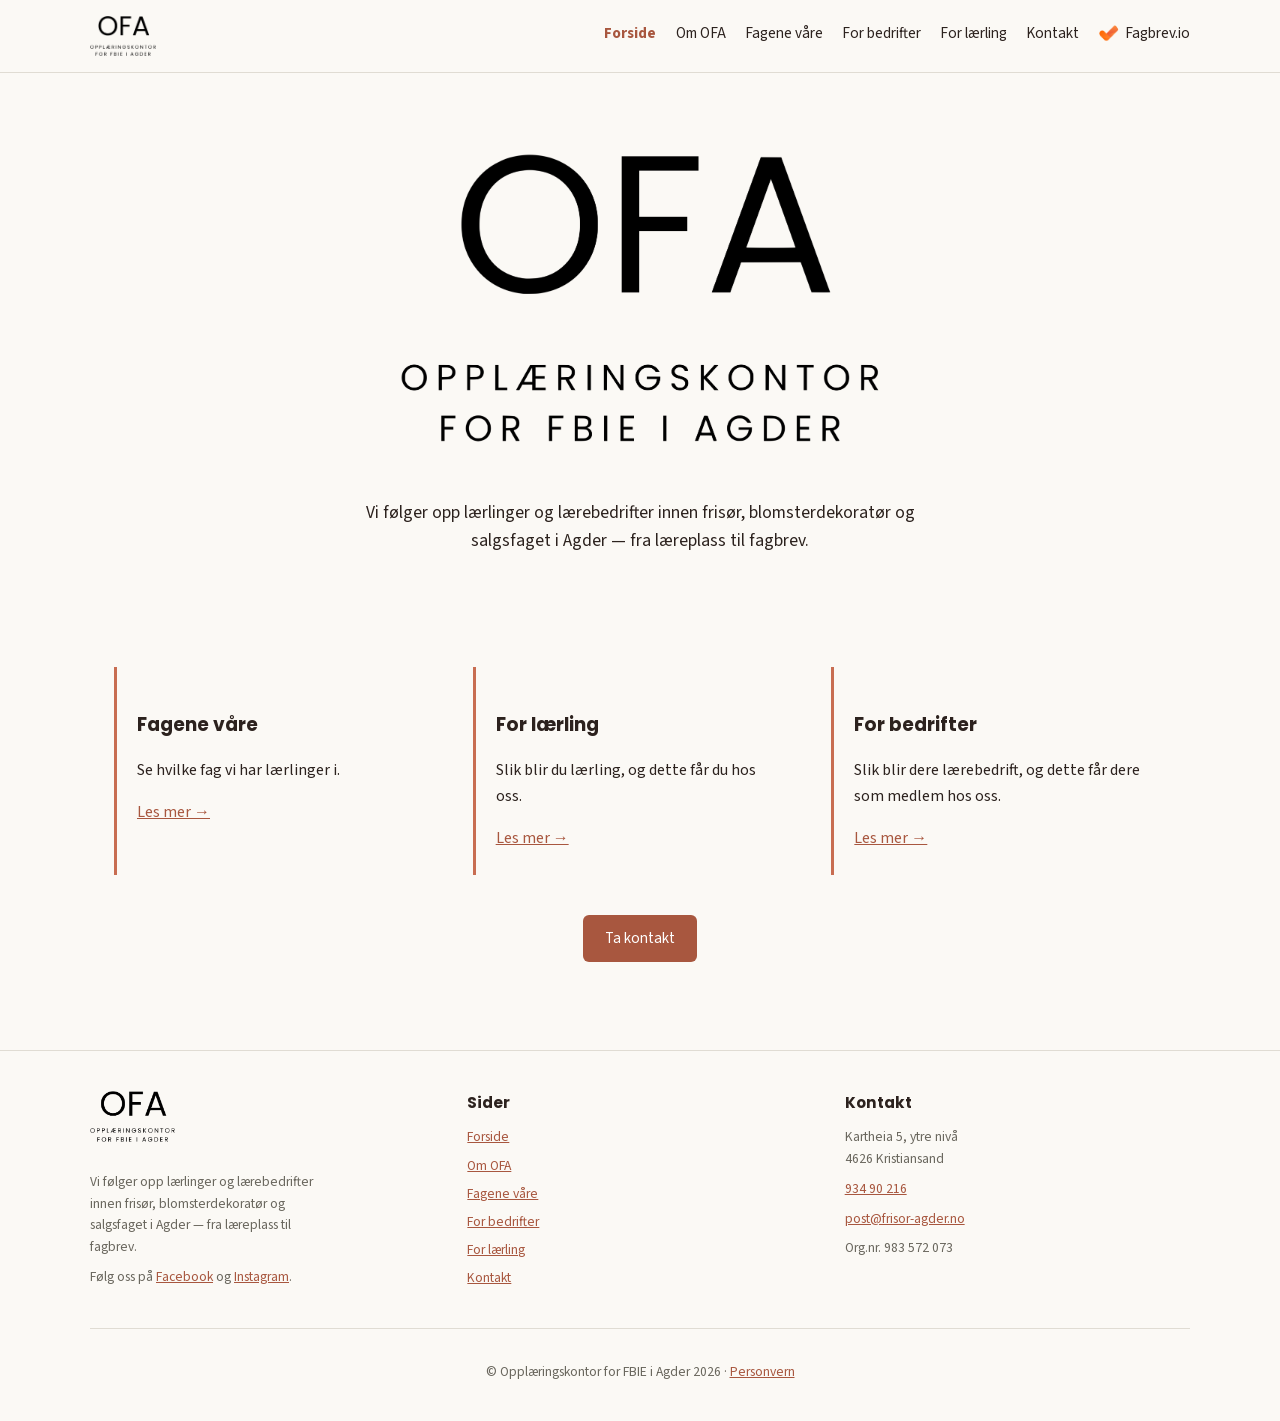
<file: index.html>
<!DOCTYPE html>
<html lang="no">
<head>
  <meta charset="UTF-8">
  <meta name="viewport" content="width=device-width, initial-scale=1.0">
  <meta name="robots" content="noindex, nofollow">
  <title>Opplæringskontor for FBIE i Agder (OFA)</title>
  <link rel="icon" type="image/png" sizes="32x32" href="images/favicon-32.png">
  <link rel="icon" type="image/png" sizes="16x16" href="images/favicon-16.png">
  <link rel="apple-touch-icon" href="images/apple-touch-icon.png">
  <link rel="stylesheet" href="css/style.css">
</head>
<body>

  <a href="#main-content" class="skip-link">Hopp til hovedinnhold</a>

  <header>
    <div class="header-inner">
      <a href="index.html" class="logo"><img src="images/OFA-logo-sort-1200px-kopi.png" alt="Opplæringskontor for FBIE i Agder (OFA)" class="logo-img"></a>
      <nav>
        <ul>
          <li><a href="index.html" class="active">Forside</a></li>
          <li><a href="om-ofa.html">Om OFA</a></li>
          <li><a href="fagene-vare.html">Fagene våre</a></li>
          <li><a href="for-laerebedrifter.html">For bedrifter</a></li>
          <li><a href="for-laerlinger.html">For lærling</a></li>
          <li><a href="kontakt.html">Kontakt</a></li>
          <li><a href="https://fagbrev.io" target="_blank" rel="noopener" class="header-cta"><img src="images/fagbrev-logo.png" alt="" class="header-cta-icon">Fagbrev.io<span class="visually-hidden"> (åpnes i ny fane)</span></a></li>
        </ul>
      </nav>
    </div>
  </header>

  <main id="main-content">
    <section class="hero">
      <h1><img src="images/OFA-logo-sort-kopi.png" alt="Opplæringskontor for FBIE i Agder" class="hero-logo"></h1>
      <p>Vi følger opp lærlinger og lærebedrifter innen frisør, blomsterdekoratør og salgsfaget i Agder — fra læreplass til fagbrev.</p>
    </section>

    <section>
      <h2 class="visually-hidden">Våre tjenester</h2>
      <div class="card-grid">
      <div class="card">
        <h3>Fagene våre</h3>
        <p>Se hvilke fag vi har lærlinger i.</p>
        <a href="fagene-vare.html">Les mer →</a>
      </div>
      <div class="card">
        <h3>For lærling</h3>
        <p>Slik blir du lærling, og dette får du hos oss.</p>
        <a href="for-laerlinger.html">Les mer →</a>
      </div>
      <div class="card">
        <h3>For bedrifter</h3>
        <p>Slik blir dere lærebedrift, og dette får dere som medlem hos oss.</p>
        <a href="for-laerebedrifter.html">Les mer →</a>
      </div>
      </div>
      <p class="hero-cta"><a href="kontakt.html" class="btn">Ta kontakt</a></p>
    </section>
  </main>

  <footer>
    <div class="footer-inner">
      <div class="footer-col">
        <h2><img src="images/OFA-logo-sort-1200px-kopi.png" alt="Opplæringskontor for FBIE i Agder" class="footer-logo"></h2>
        <p class="footer-tagline">Vi følger opp lærlinger og lærebedrifter innen frisør, blomsterdekoratør og salgsfaget i Agder — fra læreplass til fagbrev.</p>
        <p>Følg oss på <a href="https://www.facebook.com/frisoragder" target="_blank" rel="noopener noreferrer">Facebook<span class="visually-hidden"> (åpnes i ny fane)</span></a> og <a href="https://www.instagram.com/ofagder/" target="_blank" rel="noopener noreferrer">Instagram<span class="visually-hidden"> (åpnes i ny fane)</span></a>.</p>
      </div>
      <div class="footer-col">
        <h2>Sider</h2>
        <ul>
          <li><a href="index.html">Forside</a></li>
          <li><a href="om-ofa.html">Om OFA</a></li>
          <li><a href="fagene-vare.html">Fagene våre</a></li>
          <li><a href="for-laerebedrifter.html">For bedrifter</a></li>
          <li><a href="for-laerlinger.html">For lærling</a></li>
          <li><a href="kontakt.html">Kontakt</a></li>
        </ul>
      </div>
      <div class="footer-col">
        <h2>Kontakt</h2>
        <p>Kartheia 5, ytre nivå<br>4626 Kristiansand</p>
        <p><a href="tel:+4793490216">934 90 216</a></p>
        <p><a href="mailto:post@frisor-agder.no">post@frisor-agder.no</a></p>
        <p>Org.nr. 983 572 073</p>
      </div>
    </div>
    <div class="footer-bottom">
      <p>&copy; Opplæringskontor for FBIE i Agder 2026 &middot; <a href="personvern.html">Personvern</a></p>
    </div>
  </footer>

</body>
</html>
</file>
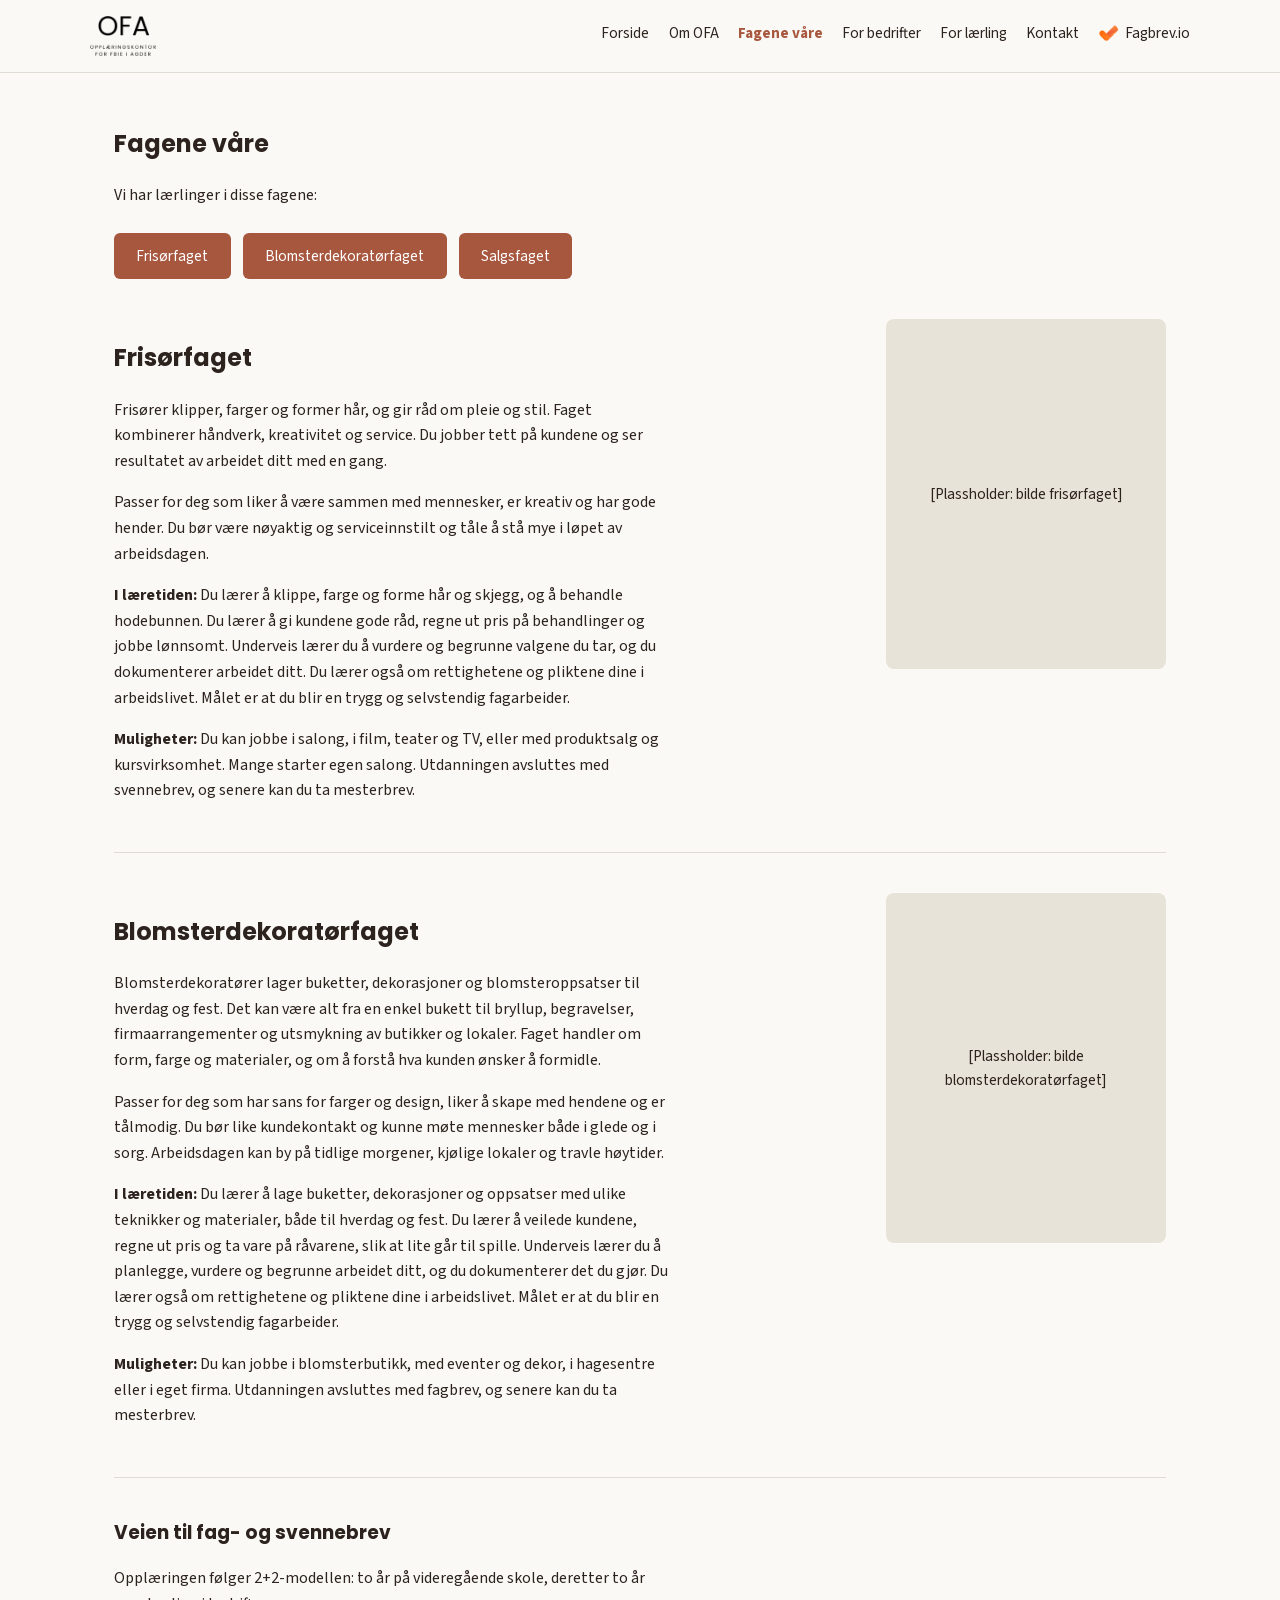
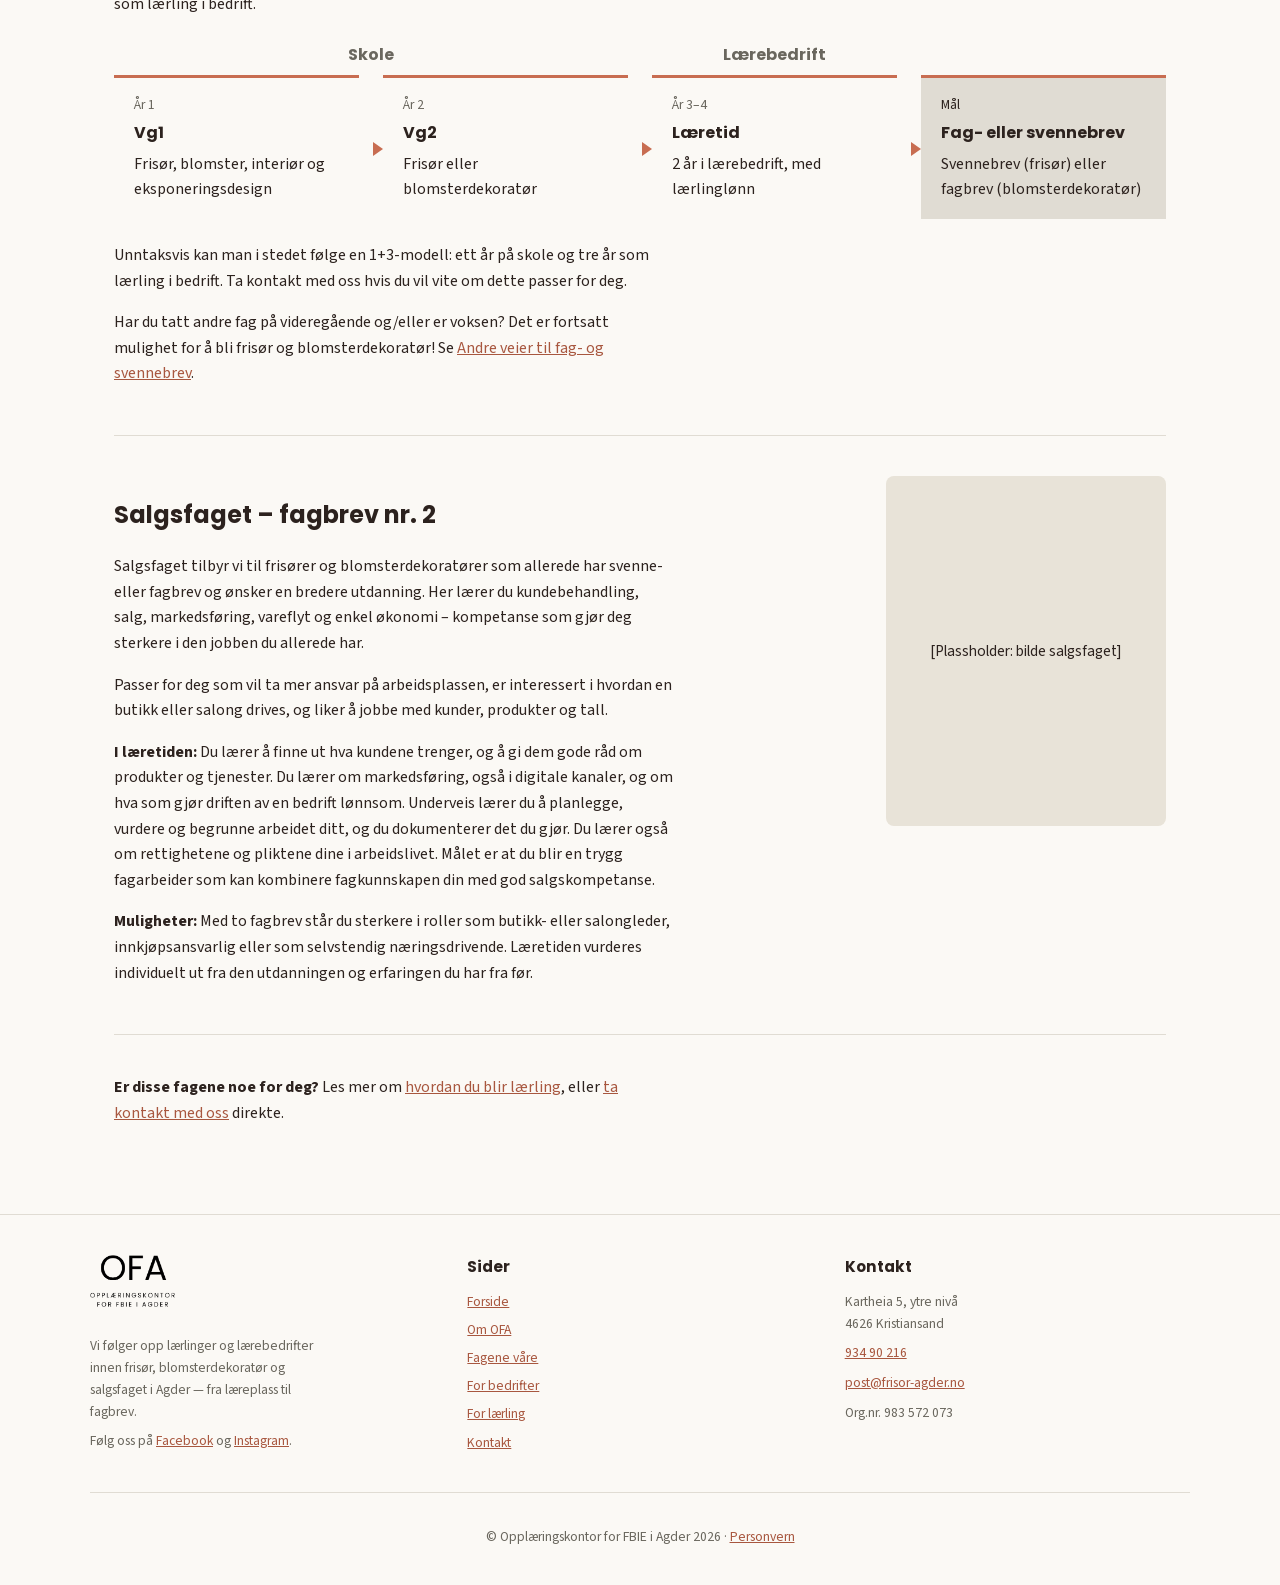
<file: fagene-vare.html>
<!DOCTYPE html>
<html lang="no">
<head>
  <meta charset="UTF-8">
  <meta name="viewport" content="width=device-width, initial-scale=1.0">
  <meta name="robots" content="noindex, nofollow">
  <title>Fagene våre – Opplæringskontor for FBIE i Agder</title>
  <link rel="icon" type="image/png" sizes="32x32" href="images/favicon-32.png">
  <link rel="icon" type="image/png" sizes="16x16" href="images/favicon-16.png">
  <link rel="apple-touch-icon" href="images/apple-touch-icon.png">
  <link rel="stylesheet" href="css/style.css">
</head>
<body>

  <a href="#main-content" class="skip-link">Hopp til hovedinnhold</a>

  <header>
    <div class="header-inner">
      <a href="index.html" class="logo"><img src="images/OFA-logo-sort-1200px-kopi.png" alt="Opplæringskontor for FBIE i Agder (OFA)" class="logo-img"></a>
      <nav>
        <ul>
          <li><a href="index.html">Forside</a></li>
          <li><a href="om-ofa.html">Om OFA</a></li>
          <li><a href="fagene-vare.html" class="active">Fagene våre</a></li>
          <li><a href="for-laerebedrifter.html">For bedrifter</a></li>
          <li><a href="for-laerlinger.html">For lærling</a></li>
          <li><a href="kontakt.html">Kontakt</a></li>
          <li><a href="https://fagbrev.io" target="_blank" rel="noopener" class="header-cta"><img src="images/fagbrev-logo.png" alt="" class="header-cta-icon">Fagbrev.io<span class="visually-hidden"> (åpnes i ny fane)</span></a></li>
        </ul>
      </nav>
    </div>
  </header>

  <main id="main-content">
    <section class="sidetopp">
      <h1>Fagene våre</h1>
      <p>Vi har lærlinger i disse fagene:</p>
      <p class="snarveier">
        <a href="#frisorfaget" class="btn">Frisørfaget</a>
        <a href="#blomsterdekoratorfaget" class="btn">Blomsterdekoratørfaget</a>
        <a href="#salgsfaget" class="btn">Salgsfaget</a>
      </p>
    </section>

    <section id="frisorfaget" class="fag-section">
      <div class="fagbilde-grid">
        <div class="fagbilde-tekst">
          <h2>Frisørfaget</h2>
          <p>Frisører klipper, farger og former hår, og gir råd om pleie og stil. Faget kombinerer håndverk, kreativitet og service. Du jobber tett på kundene og ser resultatet av arbeidet ditt med en gang.</p>
          <p>Passer for deg som liker å være sammen med mennesker, er kreativ og har gode hender. Du bør være nøyaktig og serviceinnstilt og tåle å stå mye i løpet av arbeidsdagen.</p>
          <p><strong>I læretiden:</strong> Du lærer å klippe, farge og forme hår og skjegg, og å behandle hodebunnen. Du lærer å gi kundene gode råd, regne ut pris på behandlinger og jobbe lønnsomt. Underveis lærer du å vurdere og begrunne valgene du tar, og du dokumenterer arbeidet ditt. Du lærer også om rettighetene og pliktene dine i arbeidslivet. Målet er at du blir en trygg og selvstendig fagarbeider.</p>
          <p><strong>Muligheter:</strong> Du kan jobbe i salong, i film, teater og TV, eller med produktsalg og kursvirksomhet. Mange starter egen salong. Utdanningen avsluttes med svennebrev, og senere kan du ta mesterbrev.</p>
        </div>
        <!-- Plassholder: bytt ut med <img src="images/frisorfaget-web.jpg" alt="[alternativ tekst kommer]" class="fagbilde"> når bildet er klart -->
        <div class="hero-image-placeholder fagbilde-placeholder">[Plassholder: bilde frisørfaget]</div>
      </div>
    </section>

    <section id="blomsterdekoratorfaget" class="fag-section">
      <div class="fagbilde-grid">
        <div class="fagbilde-tekst">
          <h2>Blomsterdekoratørfaget</h2>
          <p>Blomsterdekoratører lager buketter, dekorasjoner og blomsteroppsatser til hverdag og fest. Det kan være alt fra en enkel bukett til bryllup, begravelser, firmaarrangementer og utsmykning av butikker og lokaler. Faget handler om form, farge og materialer, og om å forstå hva kunden ønsker å formidle.</p>
          <p>Passer for deg som har sans for farger og design, liker å skape med hendene og er tålmodig. Du bør like kundekontakt og kunne møte mennesker både i glede og i sorg. Arbeidsdagen kan by på tidlige morgener, kjølige lokaler og travle høytider.</p>
          <p><strong>I læretiden:</strong> Du lærer å lage buketter, dekorasjoner og oppsatser med ulike teknikker og materialer, både til hverdag og fest. Du lærer å veilede kundene, regne ut pris og ta vare på råvarene, slik at lite går til spille. Underveis lærer du å planlegge, vurdere og begrunne arbeidet ditt, og du dokumenterer det du gjør. Du lærer også om rettighetene og pliktene dine i arbeidslivet. Målet er at du blir en trygg og selvstendig fagarbeider.</p>
          <p><strong>Muligheter:</strong> Du kan jobbe i blomsterbutikk, med eventer og dekor, i hagesentre eller i eget firma. Utdanningen avsluttes med fagbrev, og senere kan du ta mesterbrev.</p>
        </div>
        <!-- Plassholder: bytt ut med <img src="images/blomsterdekoratorfaget-web.jpg" alt="[alternativ tekst kommer]" class="fagbilde"> når bildet er klart -->
        <div class="hero-image-placeholder fagbilde-placeholder">[Plassholder: bilde blomsterdekoratørfaget]</div>
      </div>
    </section>

    <section class="fag-section">
      <h3>Veien til fag- og svennebrev</h3>
      <p>Opplæringen følger 2+2-modellen: to år på videregående skole, deretter to år som lærling i bedrift.</p>

      <div class="stegmodell">
        <div class="stegmodell-kategorier">
          <p class="stegmodell-kategori stegmodell-kategori--skole">Skole</p>
          <p class="stegmodell-kategori">Lærebedrift</p>
        </div>
        <ol class="stegmodell-liste" role="list">
          <li class="stegmodell-steg">
            <span class="stegmodell-etikett">År 1</span>
            <p class="stegmodell-tittel">Vg1</p>
            <p>Frisør, blomster, interiør og eksponeringsdesign</p>
          </li>
          <li class="stegmodell-steg">
            <span class="stegmodell-etikett">År 2</span>
            <p class="stegmodell-tittel">Vg2</p>
            <p>Frisør eller blomsterdekoratør</p>
          </li>
          <li class="stegmodell-steg">
            <span class="stegmodell-etikett">År 3–4</span>
            <p class="stegmodell-tittel">Læretid</p>
            <!-- SJEKK -->
            <p>2 år i lærebedrift, med lærlinglønn</p>
          </li>
          <li class="stegmodell-steg stegmodell-steg--mal">
            <span class="stegmodell-etikett">Mål</span>
            <p class="stegmodell-tittel">Fag- eller svennebrev</p>
            <p>Svennebrev (frisør) eller fagbrev (blomsterdekoratør)</p>
          </li>
        </ol>
      </div>

      <p>Unntaksvis kan man i stedet følge en 1+3-modell: ett år på skole og tre år som lærling i bedrift. Ta kontakt med oss hvis du vil vite om dette passer for deg.</p>
      <p>Har du tatt andre fag på videregående og/eller er voksen? Det er fortsatt mulighet for å bli frisør og blomsterdekoratør! Se <a href="for-laerlinger.html#andre-veier">Andre veier til fag- og svennebrev</a>.</p>
    </section>

    <section id="salgsfaget" class="fag-section">
      <div class="fagbilde-grid">
        <div class="fagbilde-tekst">
          <h2>Salgsfaget – fagbrev nr. 2</h2>
          <p>Salgsfaget tilbyr vi til frisører og blomsterdekoratører som allerede har svenne- eller fagbrev og ønsker en bredere utdanning. Her lærer du kundebehandling, salg, markedsføring, vareflyt og enkel økonomi – kompetanse som gjør deg sterkere i den jobben du allerede har.</p>
          <p>Passer for deg som vil ta mer ansvar på arbeidsplassen, er interessert i hvordan en butikk eller salong drives, og liker å jobbe med kunder, produkter og tall.</p>
          <p><strong>I læretiden:</strong> Du lærer å finne ut hva kundene trenger, og å gi dem gode råd om produkter og tjenester. Du lærer om markedsføring, også i digitale kanaler, og om hva som gjør driften av en bedrift lønnsom. Underveis lærer du å planlegge, vurdere og begrunne arbeidet ditt, og du dokumenterer det du gjør. Du lærer også om rettighetene og pliktene dine i arbeidslivet. Målet er at du blir en trygg fagarbeider som kan kombinere fagkunnskapen din med god salgskompetanse.</p>
          <p><strong>Muligheter:</strong> Med to fagbrev står du sterkere i roller som butikk- eller salongleder, innkjøpsansvarlig eller som selvstendig næringsdrivende. Læretiden vurderes individuelt ut fra den utdanningen og erfaringen du har fra før.</p>
        </div>
        <!-- Plassholder: bytt ut med <img src="images/salgsfaget-web.jpg" alt="[alternativ tekst kommer]" class="fagbilde"> når bildet er klart -->
        <div class="hero-image-placeholder fagbilde-placeholder">[Plassholder: bilde salgsfaget]</div>
      </div>
    </section>

    <section>
      <p><strong>Er disse fagene noe for deg?</strong> Les mer om <a href="for-laerlinger.html">hvordan du blir lærling</a>, eller <a href="kontakt.html">ta kontakt med oss</a> direkte.</p>
    </section>
  </main>

  <footer>
    <div class="footer-inner">
      <div class="footer-col">
        <h2><img src="images/OFA-logo-sort-1200px-kopi.png" alt="Opplæringskontor for FBIE i Agder" class="footer-logo"></h2>
        <p class="footer-tagline">Vi følger opp lærlinger og lærebedrifter innen frisør, blomsterdekoratør og salgsfaget i Agder — fra læreplass til fagbrev.</p>
        <p>Følg oss på <a href="https://www.facebook.com/frisoragder" target="_blank" rel="noopener noreferrer">Facebook<span class="visually-hidden"> (åpnes i ny fane)</span></a> og <a href="https://www.instagram.com/ofagder/" target="_blank" rel="noopener noreferrer">Instagram<span class="visually-hidden"> (åpnes i ny fane)</span></a>.</p>
      </div>
      <div class="footer-col">
        <h2>Sider</h2>
        <ul>
          <li><a href="index.html">Forside</a></li>
          <li><a href="om-ofa.html">Om OFA</a></li>
          <li><a href="fagene-vare.html">Fagene våre</a></li>
          <li><a href="for-laerebedrifter.html">For bedrifter</a></li>
          <li><a href="for-laerlinger.html">For lærling</a></li>
          <li><a href="kontakt.html">Kontakt</a></li>
        </ul>
      </div>
      <div class="footer-col">
        <h2>Kontakt</h2>
        <p>Kartheia 5, ytre nivå<br>4626 Kristiansand</p>
        <p><a href="tel:+4793490216">934 90 216</a></p>
        <p><a href="mailto:post@frisor-agder.no">post@frisor-agder.no</a></p>
        <p>Org.nr. 983 572 073</p>
      </div>
    </div>
    <div class="footer-bottom">
      <p>&copy; Opplæringskontor for FBIE i Agder 2026 &middot; <a href="personvern.html">Personvern</a></p>
    </div>
  </footer>

</body>
</html>
</file>
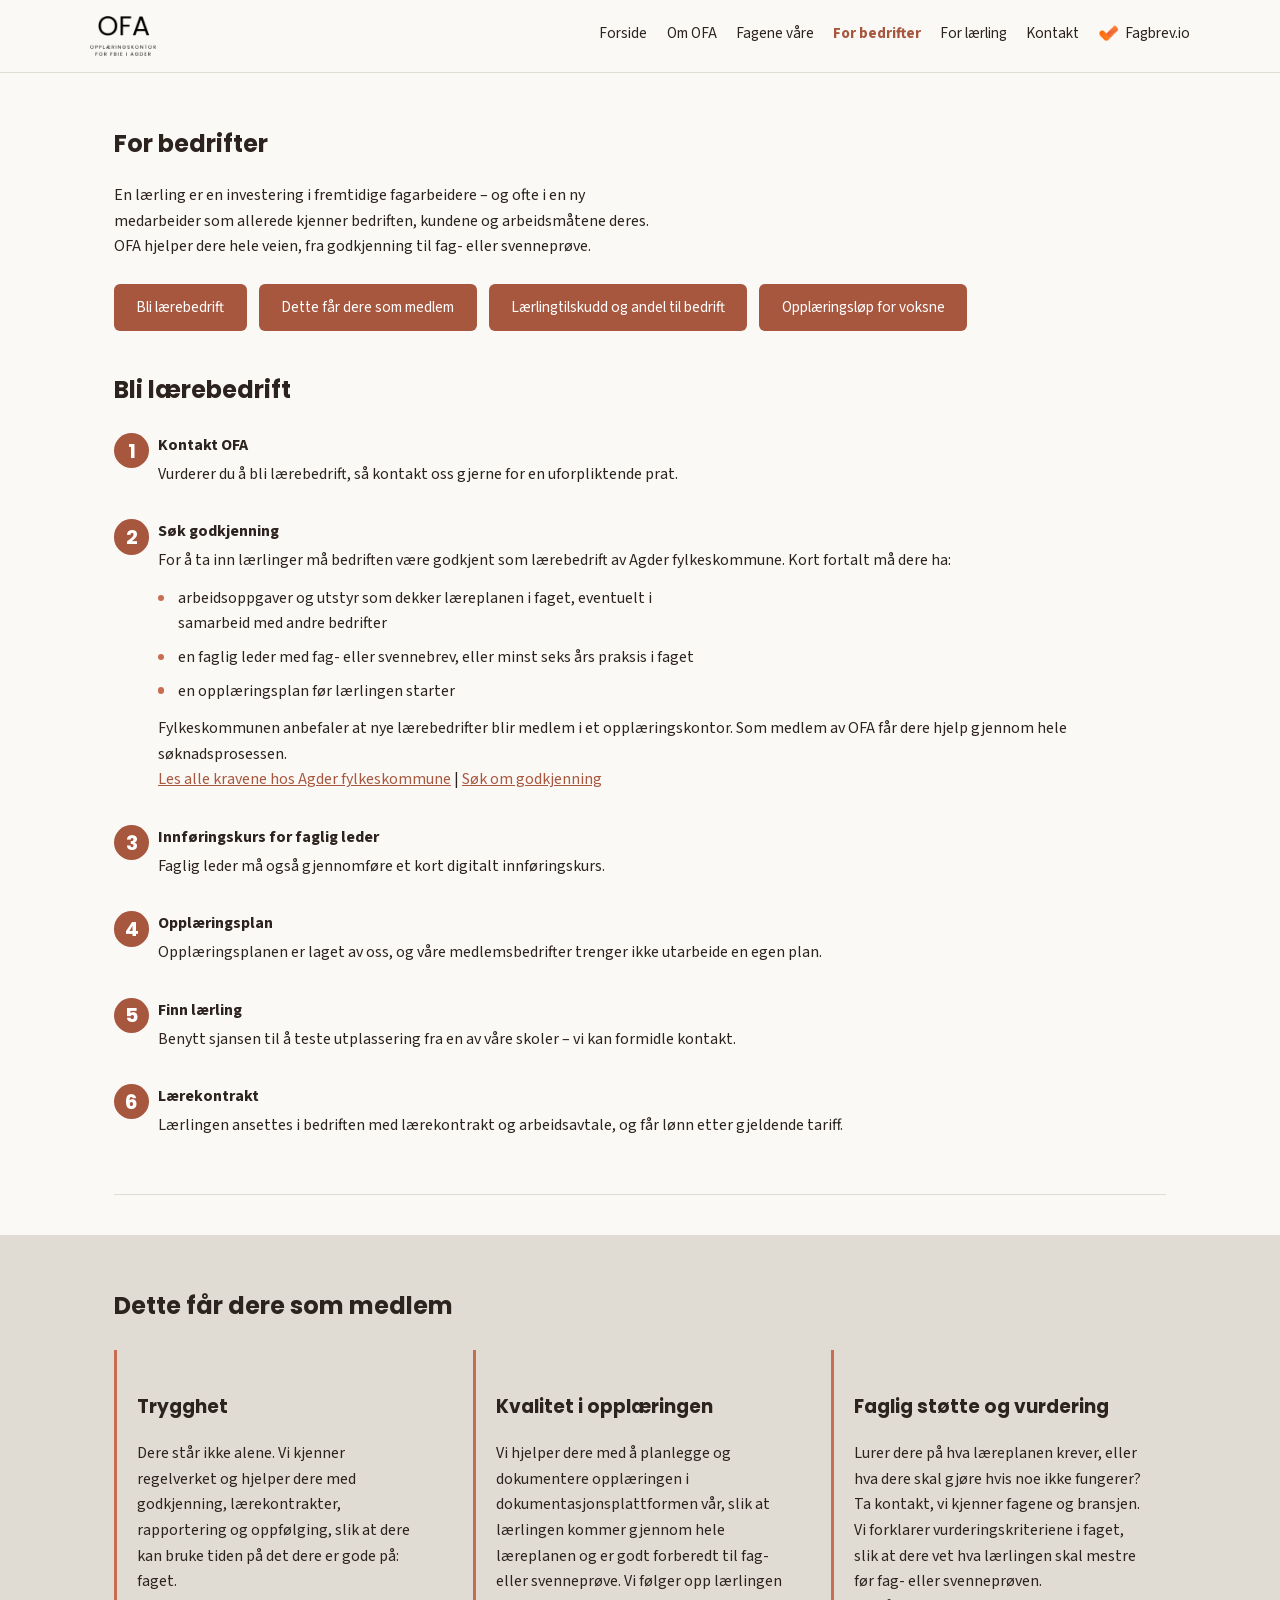
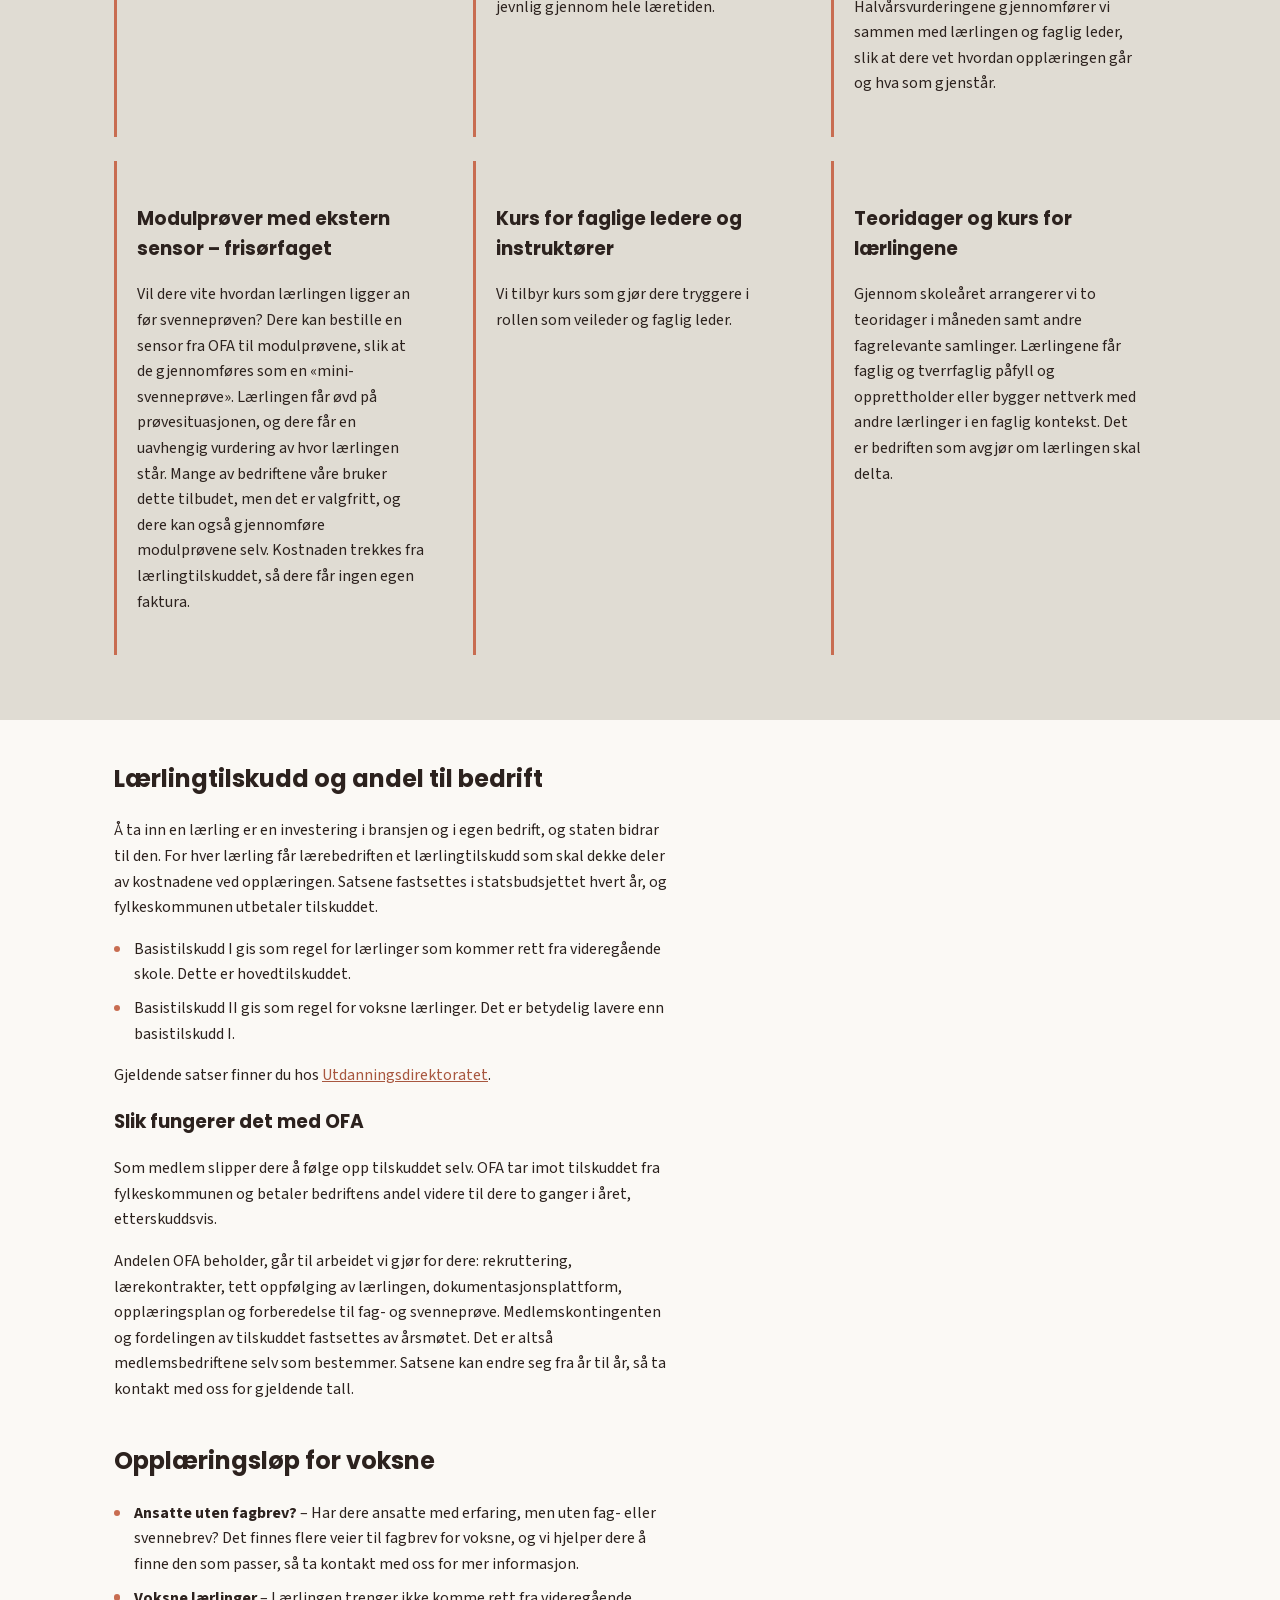
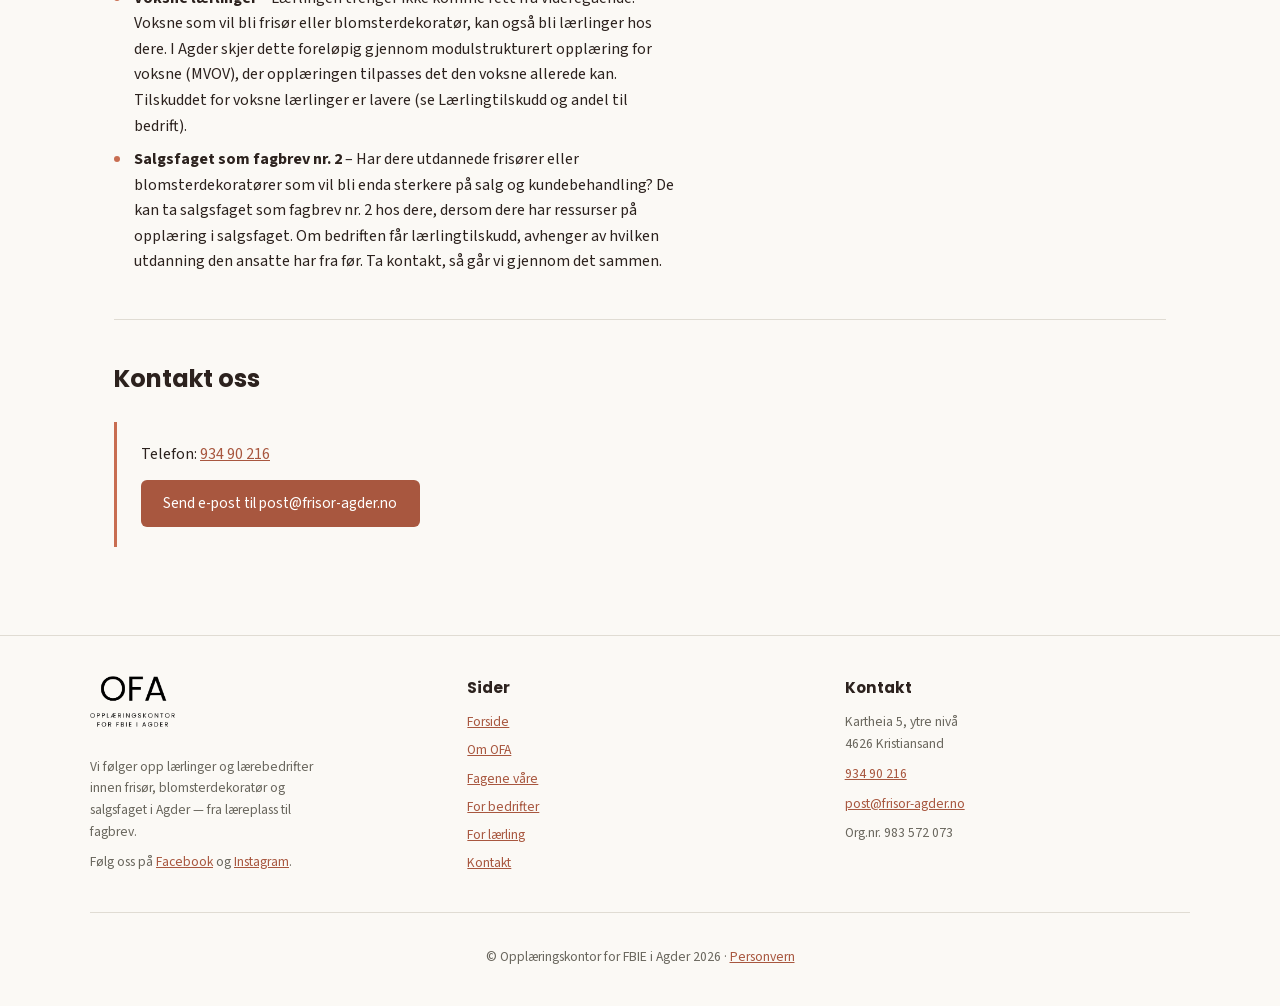
<file: for-laerebedrifter.html>
<!DOCTYPE html>
<html lang="no">
<head>
  <meta charset="UTF-8">
  <meta name="viewport" content="width=device-width, initial-scale=1.0">
  <meta name="robots" content="noindex, nofollow">
  <title>For bedrifter – Opplæringskontor for FBIE i Agder</title>
  <link rel="icon" type="image/png" sizes="32x32" href="images/favicon-32.png">
  <link rel="icon" type="image/png" sizes="16x16" href="images/favicon-16.png">
  <link rel="apple-touch-icon" href="images/apple-touch-icon.png">
  <link rel="stylesheet" href="css/style.css">
</head>
<body>

  <a href="#main-content" class="skip-link">Hopp til hovedinnhold</a>

  <header>
    <div class="header-inner">
      <a href="index.html" class="logo"><img src="images/OFA-logo-sort-1200px-kopi.png" alt="Opplæringskontor for FBIE i Agder (OFA)" class="logo-img"></a>
      <nav>
        <ul>
          <li><a href="index.html">Forside</a></li>
          <li><a href="om-ofa.html">Om OFA</a></li>
          <li><a href="fagene-vare.html">Fagene våre</a></li>
          <li><a href="for-laerebedrifter.html" class="active">For bedrifter</a></li>
          <li><a href="for-laerlinger.html">For lærling</a></li>
          <li><a href="kontakt.html">Kontakt</a></li>
          <li><a href="https://fagbrev.io" target="_blank" rel="noopener" class="header-cta"><img src="images/fagbrev-logo.png" alt="" class="header-cta-icon">Fagbrev.io<span class="visually-hidden"> (åpnes i ny fane)</span></a></li>
        </ul>
      </nav>
    </div>
  </header>

  <main id="main-content">
    <section class="sidetopp">
      <h1>For bedrifter</h1>
      <p>En lærling er en investering i fremtidige fagarbeidere – og ofte i en ny medarbeider som allerede kjenner bedriften, kundene og arbeidsmåtene deres. OFA hjelper dere hele veien, fra godkjenning til fag- eller svenneprøve.</p>
      <p class="snarveier">
        <a href="#bli-laerebedrift" class="btn">Bli lærebedrift</a>
        <a href="#laerling-hos-oss" class="btn">Dette får dere som medlem</a>
        <a href="#hva-koster-det" class="btn">Lærlingtilskudd og andel til bedrift</a>
        <a href="#opplaeringslop-voksne" class="btn">Opplæringsløp for voksne</a>
      </p>
    </section>

    <section id="bli-laerebedrift" class="fag-section">
      <h2>Bli lærebedrift</h2>

      <ol class="tidslinje">
        <li>
          <span class="tidslinje-steg">Kontakt OFA</span>
          <p>Vurderer du å bli lærebedrift, så kontakt oss gjerne for en uforpliktende prat.</p>
        </li>
        <li>
          <span class="tidslinje-steg">Søk godkjenning</span>
          <p>For å ta inn lærlinger må bedriften være godkjent som lærebedrift av Agder fylkeskommune. Kort fortalt må dere ha:</p>
          <ul role="list">
            <li>arbeidsoppgaver og utstyr som dekker læreplanen i faget, eventuelt i samarbeid med andre bedrifter</li>
            <li>en faglig leder med fag- eller svennebrev, eller minst seks års praksis i faget</li>
            <li>en opplæringsplan før lærlingen starter</li>
          </ul>
          <p>Fylkeskommunen anbefaler at nye lærebedrifter blir medlem i et opplæringskontor. Som medlem av OFA får dere hjelp gjennom hele søknadsprosessen.</p>
          <p><a href="https://agderfk.no/vare-tjenester/skole-og-opplaring/opplaring-i-bedrift/larebedrift-og-samarbeidsorgan/hvordan-bli-en-larebedrift/" target="_blank" rel="noopener">Les alle kravene hos Agder fylkeskommune<span class="visually-hidden"> (åpnes i ny fane)</span></a> | <a href="https://dialog.agderfk.no/dialogue/AFK-23" target="_blank" rel="noopener">Søk om godkjenning<span class="visually-hidden"> (åpnes i ny fane)</span></a></p>
        </li>
        <li>
          <span class="tidslinje-steg">Innføringskurs for faglig leder</span>
          <p>Faglig leder må også gjennomføre et kort digitalt innføringskurs.</p>
        </li>
        <li>
          <span class="tidslinje-steg">Opplæringsplan</span>
          <p>Opplæringsplanen er laget av oss, og våre medlemsbedrifter trenger ikke utarbeide en egen plan.</p>
        </li>
        <li>
          <span class="tidslinje-steg">Finn lærling</span>
          <p>Benytt sjansen til å teste utplassering fra en av våre skoler – vi kan formidle kontakt.</p>
        </li>
        <li>
          <span class="tidslinje-steg">Lærekontrakt</span>
          <!-- SJEKK -->
          <p>Lærlingen ansettes i bedriften med lærekontrakt og arbeidsavtale, og får lønn etter gjeldende tariff.</p>
        </li>
      </ol>
    </section>

    <section id="laerling-hos-oss" class="fag-section fremhevet-bakgrunn">
      <div class="fremhevet-innhold">
        <h2>Dette får dere som medlem</h2>

        <div class="card-grid">
          <div class="card">
            <h3>Trygghet</h3>
            <p>Dere står ikke alene. Vi kjenner regelverket og hjelper dere med godkjenning, lærekontrakter, rapportering og oppfølging, slik at dere kan bruke tiden på det dere er gode på: faget.</p>
          </div>
          <div class="card">
            <h3>Kvalitet i opplæringen</h3>
            <p>Vi hjelper dere med å planlegge og dokumentere opplæringen i dokumentasjonsplattformen vår, slik at lærlingen kommer gjennom hele læreplanen og er godt forberedt til fag- eller svenneprøve. Vi følger opp lærlingen jevnlig gjennom hele læretiden.</p>
          </div>
          <div class="card">
            <h3>Faglig støtte og vurdering</h3>
            <p>Lurer dere på hva læreplanen krever, eller hva dere skal gjøre hvis noe ikke fungerer? Ta kontakt, vi kjenner fagene og bransjen. Vi forklarer vurderingskriteriene i faget, slik at dere vet hva lærlingen skal mestre før fag- eller svenneprøven. Halvårsvurderingene gjennomfører vi sammen med lærlingen og faglig leder, slik at dere vet hvordan opplæringen går og hva som gjenstår.</p>
          </div>
          <div class="card">
            <h3>Modulprøver med ekstern sensor – frisørfaget</h3>
            <p>Vil dere vite hvordan lærlingen ligger an før svenneprøven? Dere kan bestille en sensor fra OFA til modulprøvene, slik at de gjennomføres som en «mini-svenneprøve». Lærlingen får øvd på prøvesituasjonen, og dere får en uavhengig vurdering av hvor lærlingen står. Mange av bedriftene våre bruker dette tilbudet, men det er valgfritt, og dere kan også gjennomføre modulprøvene selv. Kostnaden trekkes fra lærlingtilskuddet, så dere får ingen egen faktura.</p>
          </div>
          <div class="card">
            <h3>Kurs for faglige ledere og instruktører</h3>
            <p>Vi tilbyr kurs som gjør dere tryggere i rollen som veileder og faglig leder.</p>
          </div>
          <div class="card">
            <h3>Teoridager og kurs for lærlingene</h3>
            <p>Gjennom skoleåret arrangerer vi to teoridager i måneden samt andre fagrelevante samlinger. Lærlingene får faglig og tverrfaglig påfyll og opprettholder eller bygger nettverk med andre lærlinger i en faglig kontekst. Det er bedriften som avgjør om lærlingen skal delta.</p>
          </div>
        </div>
      </div>
    </section>

    <section id="hva-koster-det">
      <h2>Lærlingtilskudd og andel til bedrift</h2>
      <p>Å ta inn en lærling er en investering i bransjen og i egen bedrift, og staten bidrar til den. For hver lærling får lærebedriften et lærlingtilskudd som skal dekke deler av kostnadene ved opplæringen. Satsene fastsettes i statsbudsjettet hvert år, og fylkeskommunen utbetaler tilskuddet.</p>
      <ul role="list">
        <li>Basistilskudd I gis som regel for lærlinger som kommer rett fra videregående skole. Dette er hovedtilskuddet.</li>
        <li>Basistilskudd II gis som regel for voksne lærlinger. Det er betydelig lavere enn basistilskudd I.</li>
      </ul>
      <p>Gjeldende satser finner du hos <a href="https://www.udir.no/om-udir/tilskudd-og-prosjektmidler/Tilskudd-til-bedrifter-som-tar-inn-larlinger-og-larekandidater-/" target="_blank" rel="noopener">Utdanningsdirektoratet<span class="visually-hidden"> (åpnes i ny fane)</span></a>.</p>
      <h3>Slik fungerer det med OFA</h3>
      <p>Som medlem slipper dere å følge opp tilskuddet selv. OFA tar imot tilskuddet fra fylkeskommunen og betaler bedriftens andel videre til dere to ganger i året, etterskuddsvis.</p>
      <p>Andelen OFA beholder, går til arbeidet vi gjør for dere: rekruttering, lærekontrakter, tett oppfølging av lærlingen, dokumentasjonsplattform, opplæringsplan og forberedelse til fag- og svenneprøve. Medlemskontingenten og fordelingen av tilskuddet fastsettes av årsmøtet. Det er altså medlemsbedriftene selv som bestemmer. Satsene kan endre seg fra år til år, så ta kontakt med oss for gjeldende tall.</p>
    </section>

    <section id="opplaeringslop-voksne" class="fag-section">
      <h2>Opplæringsløp for voksne</h2>
      <ul role="list">
        <li><strong>Ansatte uten fagbrev?</strong> – Har dere ansatte med erfaring, men uten fag- eller svennebrev? Det finnes flere veier til fagbrev for voksne, og vi hjelper dere å finne den som passer, så ta kontakt med oss for mer informasjon.</li>
        <li><strong>Voksne lærlinger</strong> – Lærlingen trenger ikke komme rett fra videregående. Voksne som vil bli frisør eller blomsterdekoratør, kan også bli lærlinger hos dere. I Agder skjer dette foreløpig gjennom modulstrukturert opplæring for voksne (MVOV), der opplæringen tilpasses det den voksne allerede kan. Tilskuddet for voksne lærlinger er lavere (se Lærlingtilskudd og andel til bedrift).</li>
        <li><strong>Salgsfaget som fagbrev nr. 2</strong> – Har dere utdannede frisører eller blomsterdekoratører som vil bli enda sterkere på salg og kundebehandling? De kan ta salgsfaget som fagbrev nr. 2 hos dere, dersom dere har ressurser på opplæring i salgsfaget. Om bedriften får lærlingtilskudd, avhenger av hvilken utdanning den ansatte har fra før. Ta kontakt, så går vi gjennom det sammen.</li>
      </ul>
    </section>

    <section>
      <h2>Kontakt oss</h2>
      <div class="kontaktboks">
        <p>Telefon: <a href="tel:+4793490216">934 90 216</a></p>
        <p><a href="mailto:post@frisor-agder.no" class="btn">Send e-post til post@frisor-agder.no</a></p>
      </div>
    </section>
  </main>

  <footer>
    <div class="footer-inner">
      <div class="footer-col">
        <h2><img src="images/OFA-logo-sort-1200px-kopi.png" alt="Opplæringskontor for FBIE i Agder" class="footer-logo"></h2>
        <p class="footer-tagline">Vi følger opp lærlinger og lærebedrifter innen frisør, blomsterdekoratør og salgsfaget i Agder — fra læreplass til fagbrev.</p>
        <p>Følg oss på <a href="https://www.facebook.com/frisoragder" target="_blank" rel="noopener noreferrer">Facebook<span class="visually-hidden"> (åpnes i ny fane)</span></a> og <a href="https://www.instagram.com/ofagder/" target="_blank" rel="noopener noreferrer">Instagram<span class="visually-hidden"> (åpnes i ny fane)</span></a>.</p>
      </div>
      <div class="footer-col">
        <h2>Sider</h2>
        <ul>
          <li><a href="index.html">Forside</a></li>
          <li><a href="om-ofa.html">Om OFA</a></li>
          <li><a href="fagene-vare.html">Fagene våre</a></li>
          <li><a href="for-laerebedrifter.html">For bedrifter</a></li>
          <li><a href="for-laerlinger.html">For lærling</a></li>
          <li><a href="kontakt.html">Kontakt</a></li>
        </ul>
      </div>
      <div class="footer-col">
        <h2>Kontakt</h2>
        <p>Kartheia 5, ytre nivå<br>4626 Kristiansand</p>
        <p><a href="tel:+4793490216">934 90 216</a></p>
        <p><a href="mailto:post@frisor-agder.no">post@frisor-agder.no</a></p>
        <p>Org.nr. 983 572 073</p>
      </div>
    </div>
    <div class="footer-bottom">
      <p>&copy; Opplæringskontor for FBIE i Agder 2026 &middot; <a href="personvern.html">Personvern</a></p>
    </div>
  </footer>

</body>
</html>
</file>
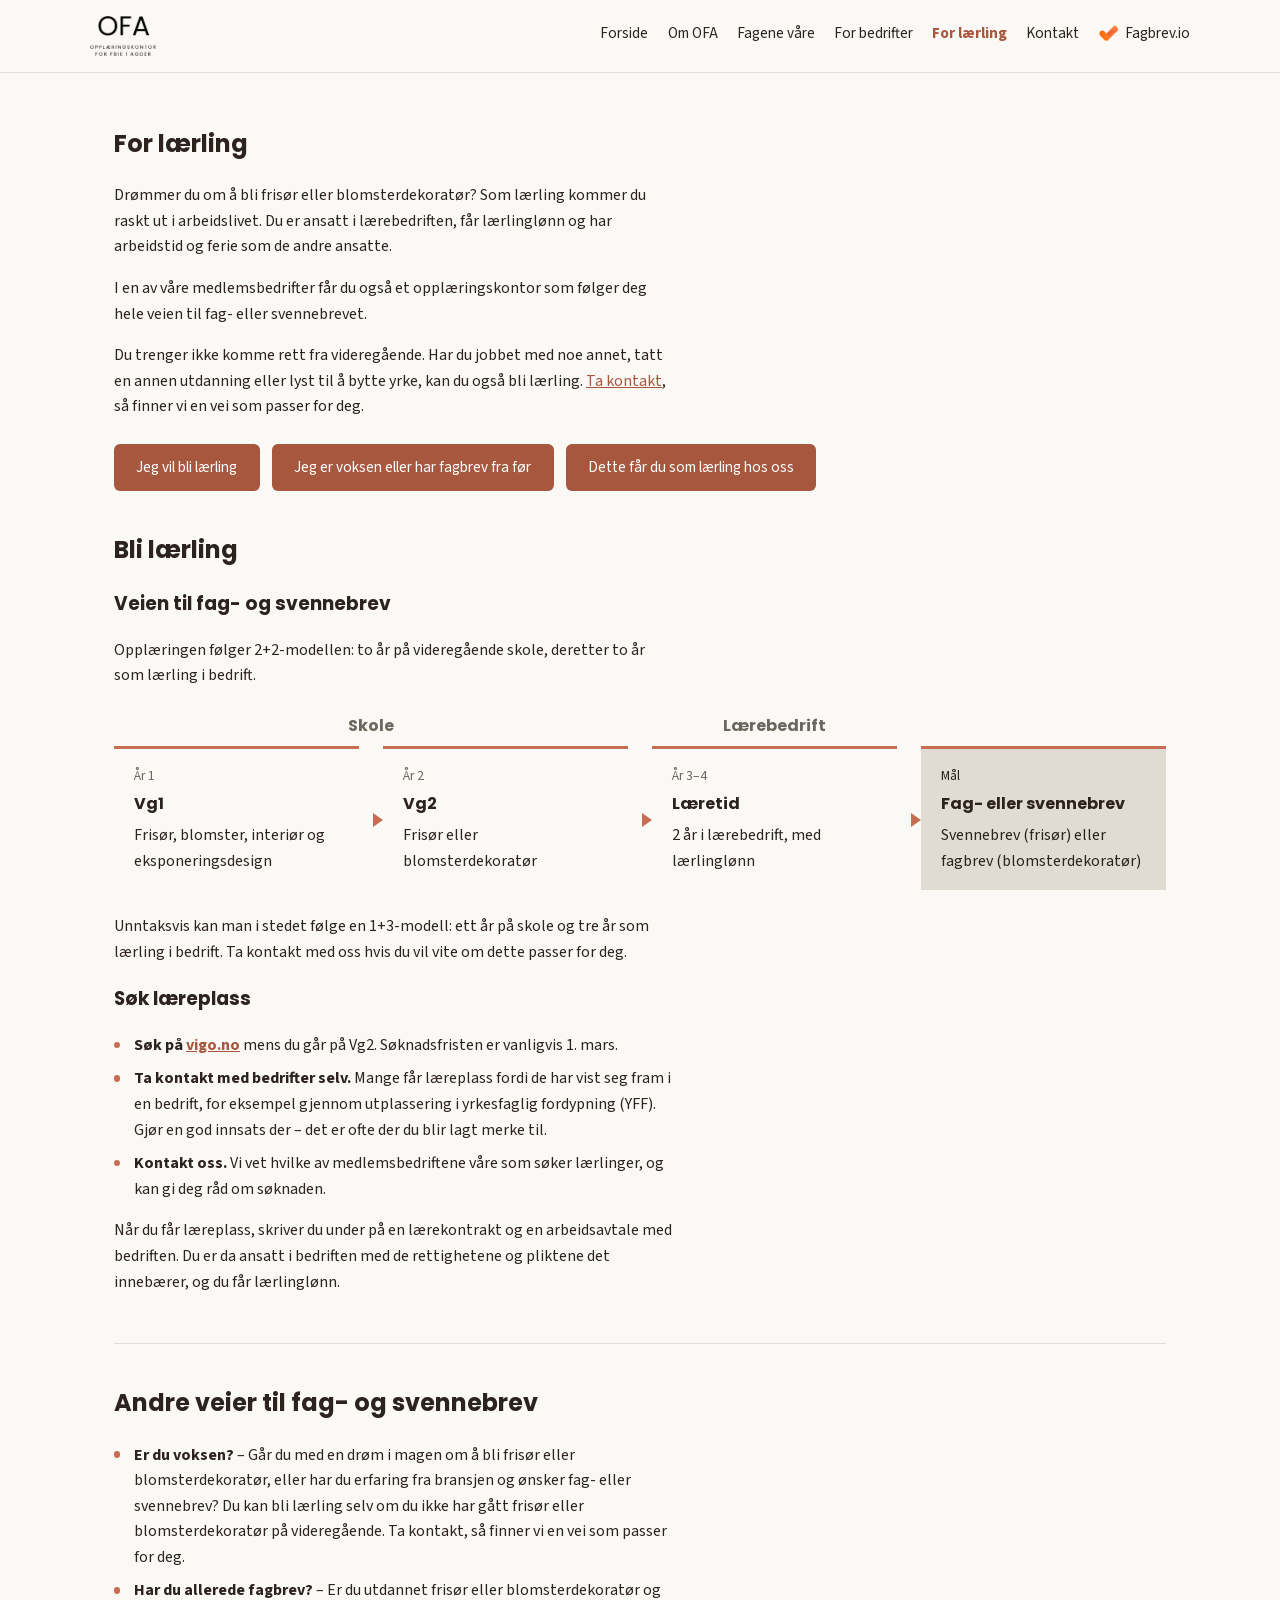
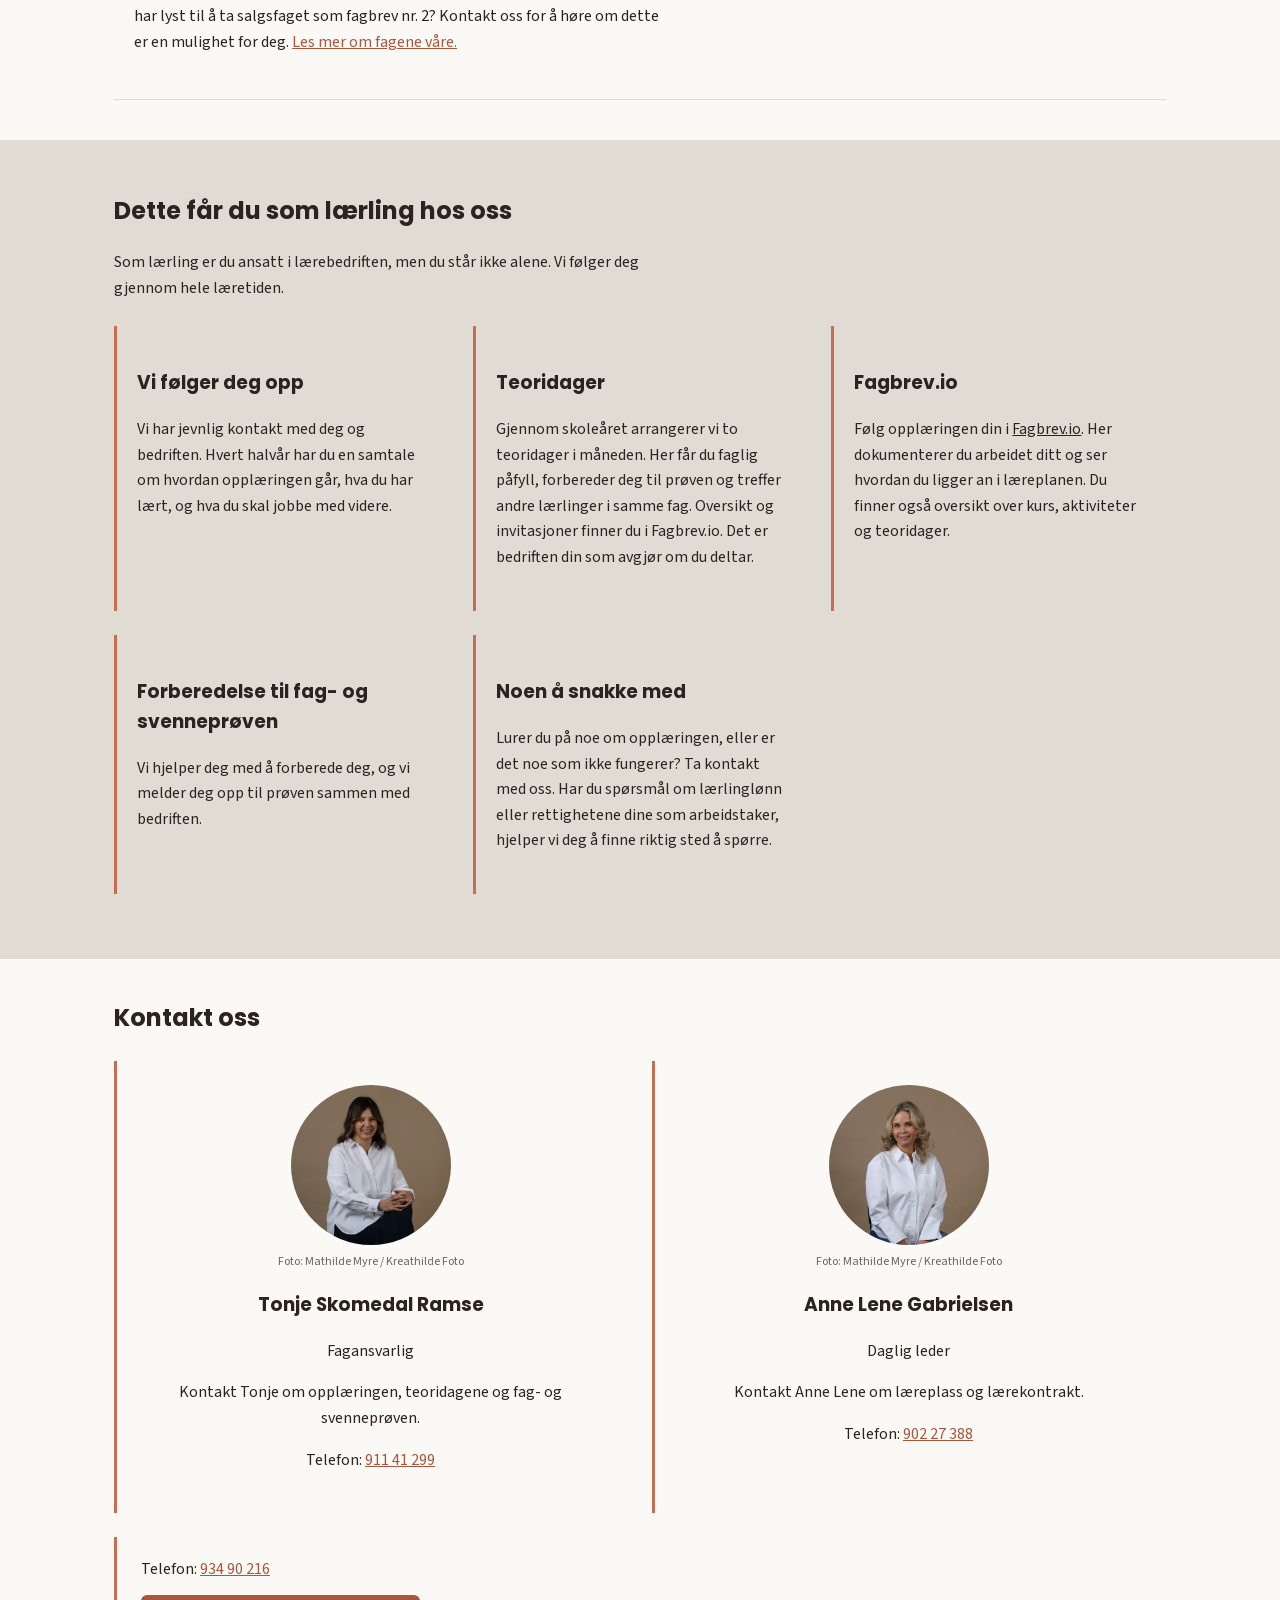
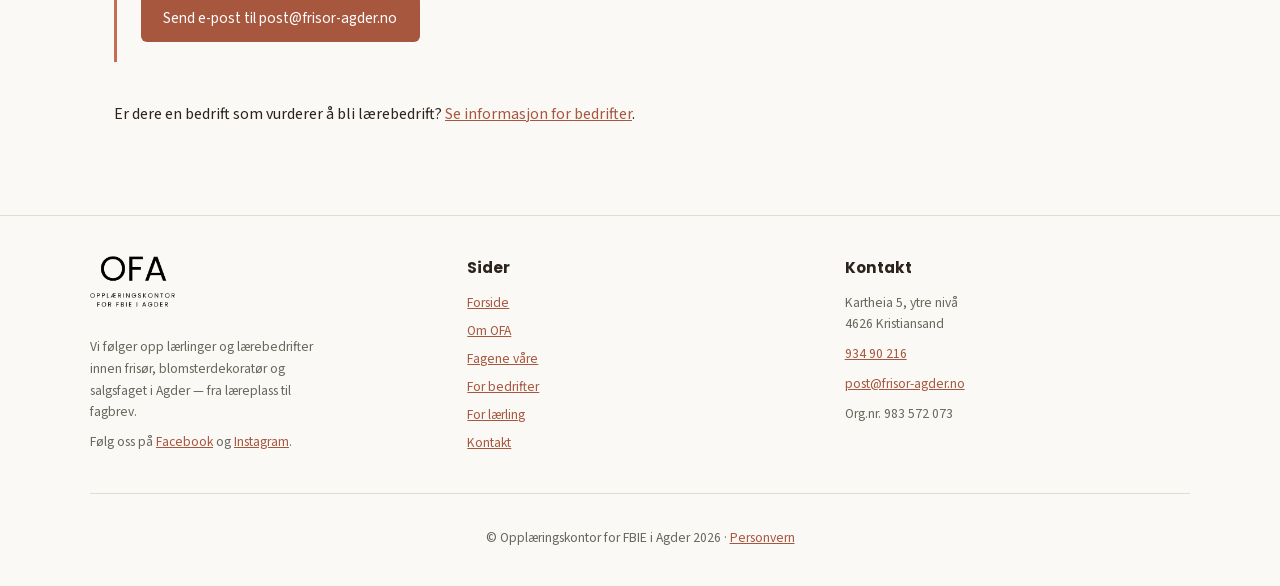
<file: for-laerlinger.html>
<!DOCTYPE html>
<html lang="no">
<head>
  <meta charset="UTF-8">
  <meta name="viewport" content="width=device-width, initial-scale=1.0">
  <meta name="robots" content="noindex, nofollow">
  <title>For lærling – Opplæringskontor for FBIE i Agder</title>
  <link rel="icon" type="image/png" sizes="32x32" href="images/favicon-32.png">
  <link rel="icon" type="image/png" sizes="16x16" href="images/favicon-16.png">
  <link rel="apple-touch-icon" href="images/apple-touch-icon.png">
  <link rel="stylesheet" href="css/style.css">
</head>
<body>

  <a href="#main-content" class="skip-link">Hopp til hovedinnhold</a>

  <header>
    <div class="header-inner">
      <a href="index.html" class="logo"><img src="images/OFA-logo-sort-1200px-kopi.png" alt="Opplæringskontor for FBIE i Agder (OFA)" class="logo-img"></a>
      <nav>
        <ul>
          <li><a href="index.html">Forside</a></li>
          <li><a href="om-ofa.html">Om OFA</a></li>
          <li><a href="fagene-vare.html">Fagene våre</a></li>
          <li><a href="for-laerebedrifter.html">For bedrifter</a></li>
          <li><a href="for-laerlinger.html" class="active">For lærling</a></li>
          <li><a href="kontakt.html">Kontakt</a></li>
          <li><a href="https://fagbrev.io" target="_blank" rel="noopener" class="header-cta"><img src="images/fagbrev-logo.png" alt="" class="header-cta-icon">Fagbrev.io<span class="visually-hidden"> (åpnes i ny fane)</span></a></li>
        </ul>
      </nav>
    </div>
  </header>

  <main id="main-content">
    <section class="sidetopp">
      <h1>For lærling</h1>
      <p>Drømmer du om å bli frisør eller blomsterdekoratør? Som lærling kommer du raskt ut i arbeidslivet. Du er ansatt i lærebedriften, får lærlinglønn og har arbeidstid og ferie som de andre ansatte.</p>
      <p>I en av våre medlemsbedrifter får du også et opplæringskontor som følger deg hele veien til fag- eller svennebrevet.</p>
      <p>Du trenger ikke komme rett fra videregående. Har du jobbet med noe annet, tatt en annen utdanning eller lyst til å bytte yrke, kan du også bli lærling. <a href="#andre-veier">Ta kontakt</a>, så finner vi en vei som passer for deg.</p>
      <p class="snarveier">
        <a href="#bli-laerling" class="btn">Jeg vil bli lærling</a>
        <a href="#andre-veier" class="btn">Jeg er voksen eller har fagbrev fra før</a>
        <a href="#laerling-hos-ofa" class="btn">Dette får du som lærling hos oss</a>
      </p>
    </section>

    <section id="bli-laerling" class="fag-section">
      <h2>Bli lærling</h2>

      <h3>Veien til fag- og svennebrev</h3>
      <p>Opplæringen følger 2+2-modellen: to år på videregående skole, deretter to år som lærling i bedrift.</p>

      <div class="stegmodell">
        <div class="stegmodell-kategorier">
          <p class="stegmodell-kategori stegmodell-kategori--skole">Skole</p>
          <p class="stegmodell-kategori">Lærebedrift</p>
        </div>
        <ol class="stegmodell-liste" role="list">
          <li class="stegmodell-steg">
            <span class="stegmodell-etikett">År 1</span>
            <p class="stegmodell-tittel">Vg1</p>
            <p>Frisør, blomster, interiør og eksponeringsdesign</p>
          </li>
          <li class="stegmodell-steg">
            <span class="stegmodell-etikett">År 2</span>
            <p class="stegmodell-tittel">Vg2</p>
            <p>Frisør eller blomsterdekoratør</p>
          </li>
          <li class="stegmodell-steg">
            <span class="stegmodell-etikett">År 3–4</span>
            <p class="stegmodell-tittel">Læretid</p>
            <!-- SJEKK -->
            <p>2 år i lærebedrift, med lærlinglønn</p>
          </li>
          <li class="stegmodell-steg stegmodell-steg--mal">
            <span class="stegmodell-etikett">Mål</span>
            <p class="stegmodell-tittel">Fag- eller svennebrev</p>
            <p>Svennebrev (frisør) eller fagbrev (blomsterdekoratør)</p>
          </li>
        </ol>
      </div>

      <p>Unntaksvis kan man i stedet følge en 1+3-modell: ett år på skole og tre år som lærling i bedrift. Ta kontakt med oss hvis du vil vite om dette passer for deg.</p>

      <h3>Søk læreplass</h3>
      <ul role="list">
        <li><strong>Søk på <a href="https://vigo.no" target="_blank" rel="noopener">vigo.no<span class="visually-hidden"> (åpnes i ny fane)</span></a></strong> mens du går på Vg2. <!-- SJEKK -->Søknadsfristen er vanligvis 1. mars.</li>
        <li><strong>Ta kontakt med bedrifter selv.</strong> Mange får læreplass fordi de har vist seg fram i en bedrift, for eksempel gjennom utplassering i yrkesfaglig fordypning (YFF). Gjør en god innsats der – det er ofte der du blir lagt merke til.</li>
        <li><strong>Kontakt oss.</strong> Vi vet hvilke av medlemsbedriftene våre som søker lærlinger, og kan gi deg råd om søknaden.</li>
      </ul>

      <p>Når du får læreplass, skriver du under på en lærekontrakt og en arbeidsavtale med bedriften. Du er da ansatt i bedriften med de rettighetene og pliktene det innebærer, og du får lærlinglønn.</p>
    </section>

    <section id="andre-veier" class="fag-section">
      <h2>Andre veier til fag- og svennebrev</h2>
      <ul role="list">
        <li><strong>Er du voksen?</strong> – Går du med en drøm i magen om å bli frisør eller blomsterdekoratør, eller har du erfaring fra bransjen og ønsker fag- eller svennebrev? Du kan bli lærling selv om du ikke har gått frisør eller blomsterdekoratør på videregående. Ta kontakt, så finner vi en vei som passer for deg.</li>
        <li><strong>Har du allerede fagbrev?</strong> – Er du utdannet frisør eller blomsterdekoratør og har lyst til å ta salgsfaget som fagbrev nr. 2? Kontakt oss for å høre om dette er en mulighet for deg. <a href="fagene-vare.html">Les mer om fagene våre.</a></li>
      </ul>
    </section>

    <section id="laerling-hos-ofa" class="fag-section fremhevet-bakgrunn">
      <div class="fremhevet-innhold">
        <h2>Dette får du som lærling hos oss</h2>
        <p>Som lærling er du ansatt i lærebedriften, men du står ikke alene. Vi følger deg gjennom hele læretiden.</p>

        <div class="card-grid">
          <div class="card">
            <h3>Vi følger deg opp</h3>
            <p>Vi har jevnlig kontakt med deg og bedriften. Hvert halvår har du en samtale om hvordan opplæringen går, hva du har lært, og hva du skal jobbe med videre.</p>
          </div>
          <div class="card">
            <h3>Teoridager</h3>
            <p>Gjennom skoleåret arrangerer vi to teoridager i måneden. Her får du faglig påfyll, forbereder deg til prøven og treffer andre lærlinger i samme fag. Oversikt og invitasjoner finner du i Fagbrev.io. Det er bedriften din som avgjør om du deltar.</p>
          </div>
          <div class="card">
            <h3>Fagbrev.io</h3>
            <p>Følg opplæringen din i <a href="https://fagbrev.io" target="_blank" rel="noopener">Fagbrev.io<span class="visually-hidden"> (åpnes i ny fane)</span></a>. Her dokumenterer du arbeidet ditt og ser hvordan du ligger an i læreplanen. Du finner også oversikt over kurs, aktiviteter og teoridager.</p>
          </div>
          <div class="card">
            <h3>Forberedelse til fag- og svenneprøven</h3>
            <p>Vi hjelper deg med å forberede deg, og vi melder deg opp til prøven sammen med bedriften.</p>
          </div>
          <div class="card">
            <h3>Noen å snakke med</h3>
            <p>Lurer du på noe om opplæringen, eller er det noe som ikke fungerer? Ta kontakt med oss. Har du spørsmål om lærlinglønn eller rettighetene dine som arbeidstaker, hjelper vi deg å finne riktig sted å spørre.</p>
          </div>
        </div>
      </div>
    </section>

    <section>
      <h2>Kontakt oss</h2>
      <div class="card-grid">
        <div class="card contact-card">
          <img src="images/ansatt-tonje-web.jpg" alt="Tonje Skomedal Ramse" class="contact-photo">
          <p class="photo-credit">Foto: Mathilde Myre / Kreathilde Foto</p>
          <h3>Tonje Skomedal Ramse</h3>
          <p>Fagansvarlig</p>
          <p>Kontakt Tonje om opplæringen, teoridagene og fag- og svenneprøven.</p>
          <p>Telefon: <a href="tel:+4791141299">911 41 299</a></p>
        </div>
        <div class="card contact-card">
          <img src="images/ansatt-annelene-web.jpg" alt="Anne Lene Gabrielsen" class="contact-photo">
          <p class="photo-credit">Foto: Mathilde Myre / Kreathilde Foto</p>
          <h3>Anne Lene Gabrielsen</h3>
          <p>Daglig leder</p>
          <p>Kontakt Anne Lene om læreplass og lærekontrakt.</p>
          <p>Telefon: <a href="tel:+4790227388">902 27 388</a></p>
        </div>
      </div>
      <div class="kontaktboks">
        <p>Telefon: <a href="tel:+4793490216">934 90 216</a></p>
        <p><a href="mailto:post@frisor-agder.no" class="btn">Send e-post til post@frisor-agder.no</a></p>
      </div>
    </section>

    <section>
      <p>Er dere en bedrift som vurderer å bli lærebedrift? <a href="for-laerebedrifter.html">Se informasjon for bedrifter</a>.</p>
    </section>
  </main>

  <footer>
    <div class="footer-inner">
      <div class="footer-col">
        <h2><img src="images/OFA-logo-sort-1200px-kopi.png" alt="Opplæringskontor for FBIE i Agder" class="footer-logo"></h2>
        <p class="footer-tagline">Vi følger opp lærlinger og lærebedrifter innen frisør, blomsterdekoratør og salgsfaget i Agder — fra læreplass til fagbrev.</p>
        <p>Følg oss på <a href="https://www.facebook.com/frisoragder" target="_blank" rel="noopener noreferrer">Facebook<span class="visually-hidden"> (åpnes i ny fane)</span></a> og <a href="https://www.instagram.com/ofagder/" target="_blank" rel="noopener noreferrer">Instagram<span class="visually-hidden"> (åpnes i ny fane)</span></a>.</p>
      </div>
      <div class="footer-col">
        <h2>Sider</h2>
        <ul>
          <li><a href="index.html">Forside</a></li>
          <li><a href="om-ofa.html">Om OFA</a></li>
          <li><a href="fagene-vare.html">Fagene våre</a></li>
          <li><a href="for-laerebedrifter.html">For bedrifter</a></li>
          <li><a href="for-laerlinger.html">For lærling</a></li>
          <li><a href="kontakt.html">Kontakt</a></li>
        </ul>
      </div>
      <div class="footer-col">
        <h2>Kontakt</h2>
        <p>Kartheia 5, ytre nivå<br>4626 Kristiansand</p>
        <p><a href="tel:+4793490216">934 90 216</a></p>
        <p><a href="mailto:post@frisor-agder.no">post@frisor-agder.no</a></p>
        <p>Org.nr. 983 572 073</p>
      </div>
    </div>
    <div class="footer-bottom">
      <p>&copy; Opplæringskontor for FBIE i Agder 2026 &middot; <a href="personvern.html">Personvern</a></p>
    </div>
  </footer>

</body>
</html>
</file>
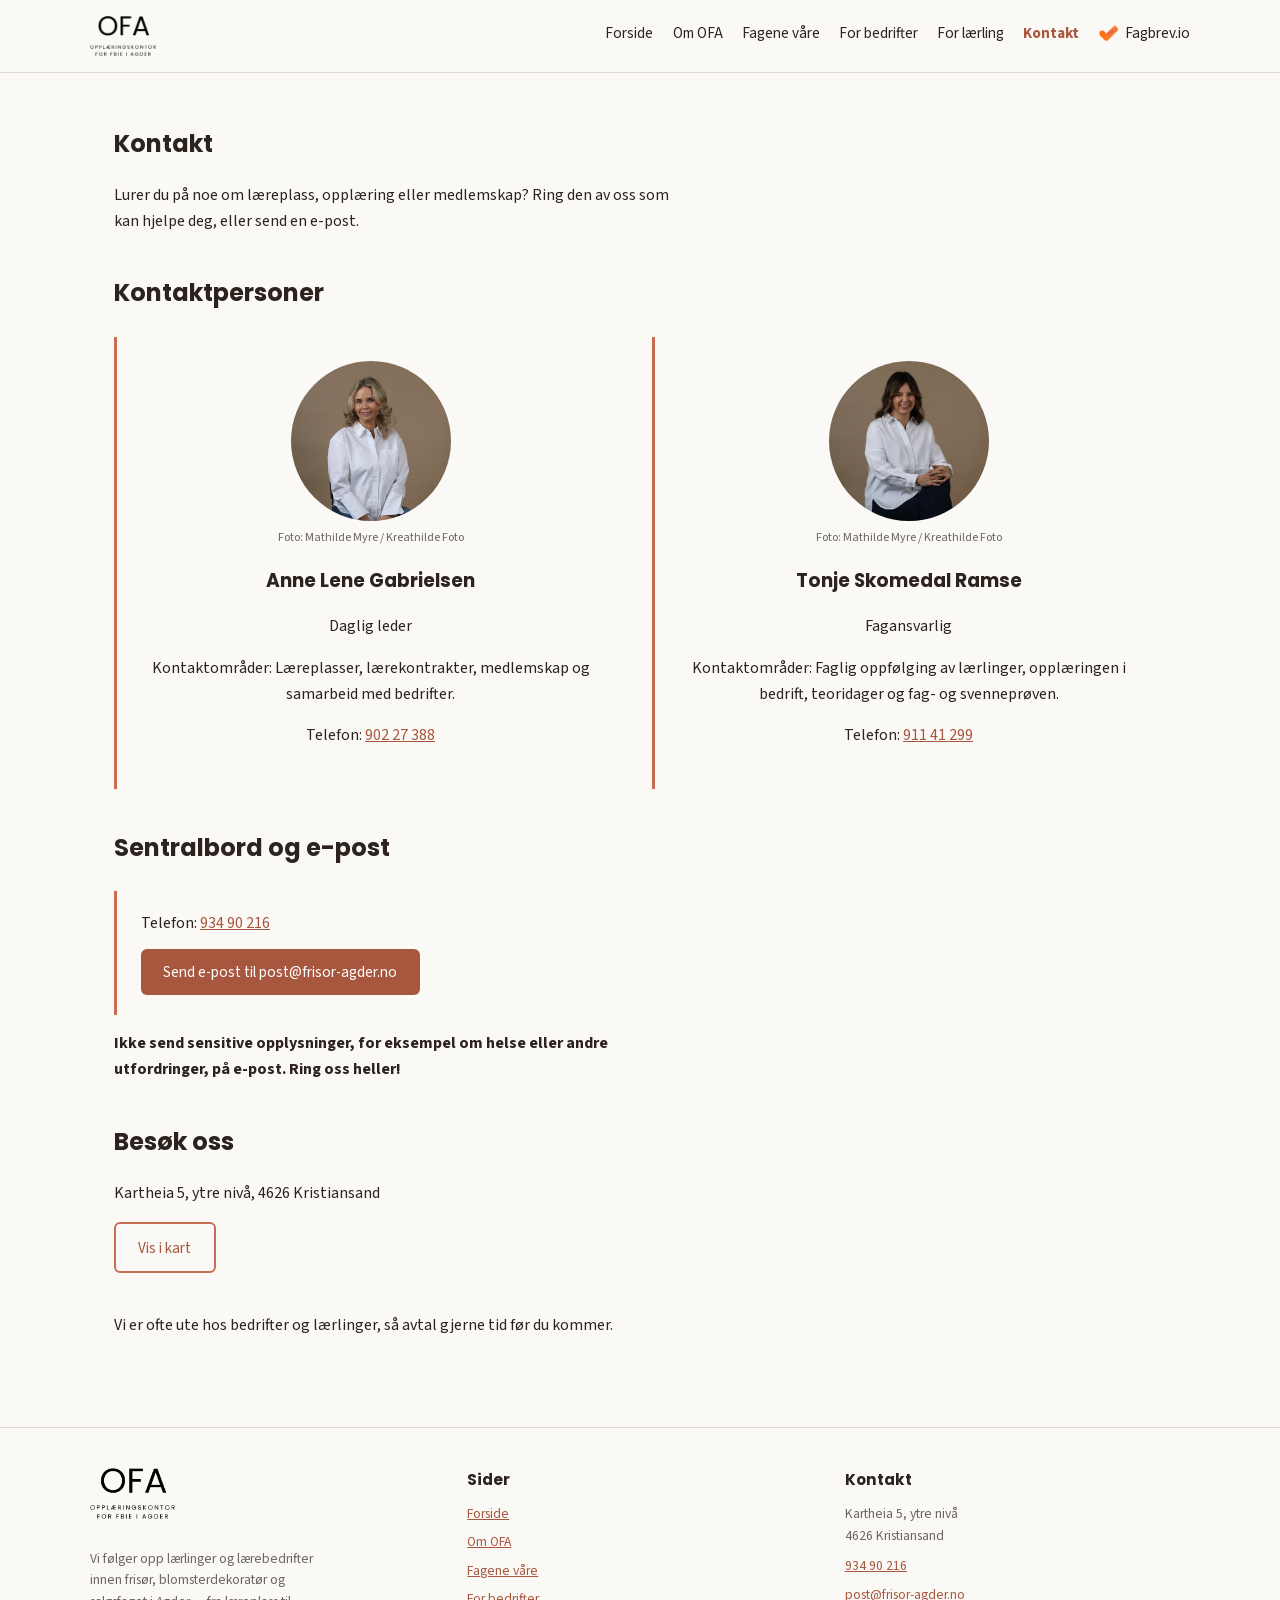
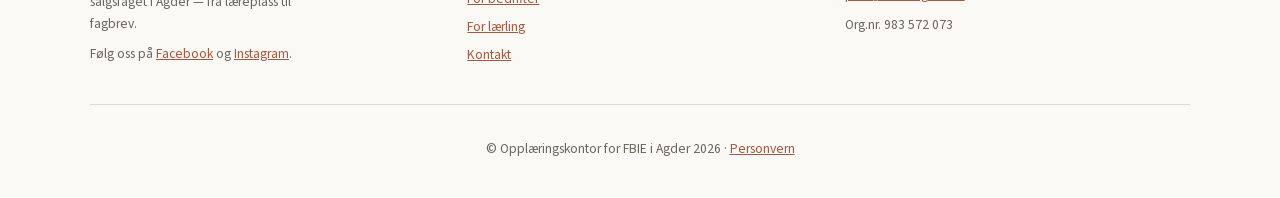
<file: kontakt.html>
<!DOCTYPE html>
<html lang="no">
<head>
  <meta charset="UTF-8">
  <meta name="viewport" content="width=device-width, initial-scale=1.0">
  <meta name="robots" content="noindex, nofollow">
  <title>Kontakt – Opplæringskontor for FBIE i Agder</title>
  <link rel="icon" type="image/png" sizes="32x32" href="images/favicon-32.png">
  <link rel="icon" type="image/png" sizes="16x16" href="images/favicon-16.png">
  <link rel="apple-touch-icon" href="images/apple-touch-icon.png">
  <link rel="stylesheet" href="css/style.css">
</head>
<body>

  <a href="#main-content" class="skip-link">Hopp til hovedinnhold</a>

  <header>
    <div class="header-inner">
      <a href="index.html" class="logo"><img src="images/OFA-logo-sort-1200px-kopi.png" alt="Opplæringskontor for FBIE i Agder (OFA)" class="logo-img"></a>
      <nav>
        <ul>
          <li><a href="index.html">Forside</a></li>
          <li><a href="om-ofa.html">Om OFA</a></li>
          <li><a href="fagene-vare.html">Fagene våre</a></li>
          <li><a href="for-laerebedrifter.html">For bedrifter</a></li>
          <li><a href="for-laerlinger.html">For lærling</a></li>
          <li><a href="kontakt.html" class="active">Kontakt</a></li>
          <li><a href="https://fagbrev.io" target="_blank" rel="noopener" class="header-cta"><img src="images/fagbrev-logo.png" alt="" class="header-cta-icon">Fagbrev.io<span class="visually-hidden"> (åpnes i ny fane)</span></a></li>
        </ul>
      </nav>
    </div>
  </header>

  <main id="main-content">
    <section class="sidetopp">
      <h1>Kontakt</h1>
      <p>Lurer du på noe om læreplass, opplæring eller medlemskap? Ring den av oss som kan hjelpe deg, eller send en e-post.</p>
    </section>

    <section>
      <h2>Kontaktpersoner</h2>
      <div class="card-grid">
        <div class="card contact-card">
          <img src="images/ansatt-annelene-web.jpg" alt="Anne Lene Gabrielsen" class="contact-photo">
          <p class="photo-credit">Foto: Mathilde Myre / Kreathilde Foto</p>
          <h3>Anne Lene Gabrielsen</h3>
          <p>Daglig leder</p>
          <p>Kontaktområder: Læreplasser, lærekontrakter, medlemskap og samarbeid med bedrifter.</p>
          <p>Telefon: <a href="tel:+4790227388">902 27 388</a></p>
        </div>
        <div class="card contact-card">
          <img src="images/ansatt-tonje-web.jpg" alt="Tonje Skomedal Ramse" class="contact-photo">
          <p class="photo-credit">Foto: Mathilde Myre / Kreathilde Foto</p>
          <h3>Tonje Skomedal Ramse</h3>
          <p>Fagansvarlig</p>
          <p>Kontaktområder: Faglig oppfølging av lærlinger, opplæringen i bedrift, teoridager og fag- og svenneprøven.</p>
          <p>Telefon: <a href="tel:+4791141299">911 41 299</a></p>
        </div>
      </div>
    </section>

    <section>
      <h2>Sentralbord og e-post</h2>
      <div class="kontaktboks">
        <p>Telefon: <a href="tel:+4793490216">934 90 216</a></p>
        <p><a href="mailto:post@frisor-agder.no" class="btn">Send e-post til post@frisor-agder.no</a></p>
      </div>
      <p><strong>Ikke send sensitive opplysninger, for eksempel om helse eller andre utfordringer, på e-post. Ring oss heller!</strong></p>
    </section>

    <section>
      <h2>Besøk oss</h2>
      <p>Kartheia 5, ytre nivå, 4626 Kristiansand</p>
      <p class="kart-knapp"><a href="https://maps.app.goo.gl/staS16ML71W7VGM26" target="_blank" rel="noopener noreferrer" class="btn-ghost">Vis i kart<span class="visually-hidden"> (åpnes i ny fane)</span></a></p>
      <p>Vi er ofte ute hos bedrifter og lærlinger, så avtal gjerne tid før du kommer.</p>
    </section>
  </main>

  <footer>
    <div class="footer-inner">
      <div class="footer-col">
        <h2><img src="images/OFA-logo-sort-1200px-kopi.png" alt="Opplæringskontor for FBIE i Agder" class="footer-logo"></h2>
        <p class="footer-tagline">Vi følger opp lærlinger og lærebedrifter innen frisør, blomsterdekoratør og salgsfaget i Agder — fra læreplass til fagbrev.</p>
        <p>Følg oss på <a href="https://www.facebook.com/frisoragder" target="_blank" rel="noopener noreferrer">Facebook<span class="visually-hidden"> (åpnes i ny fane)</span></a> og <a href="https://www.instagram.com/ofagder/" target="_blank" rel="noopener noreferrer">Instagram<span class="visually-hidden"> (åpnes i ny fane)</span></a>.</p>
      </div>
      <div class="footer-col">
        <h2>Sider</h2>
        <ul>
          <li><a href="index.html">Forside</a></li>
          <li><a href="om-ofa.html">Om OFA</a></li>
          <li><a href="fagene-vare.html">Fagene våre</a></li>
          <li><a href="for-laerebedrifter.html">For bedrifter</a></li>
          <li><a href="for-laerlinger.html">For lærling</a></li>
          <li><a href="kontakt.html">Kontakt</a></li>
        </ul>
      </div>
      <div class="footer-col">
        <h2>Kontakt</h2>
        <p>Kartheia 5, ytre nivå<br>4626 Kristiansand</p>
        <p><a href="tel:+4793490216">934 90 216</a></p>
        <p><a href="mailto:post@frisor-agder.no">post@frisor-agder.no</a></p>
        <p>Org.nr. 983 572 073</p>
      </div>
    </div>
    <div class="footer-bottom">
      <p>&copy; Opplæringskontor for FBIE i Agder 2026 &middot; <a href="personvern.html">Personvern</a></p>
    </div>
  </footer>

</body>
</html>
</file>
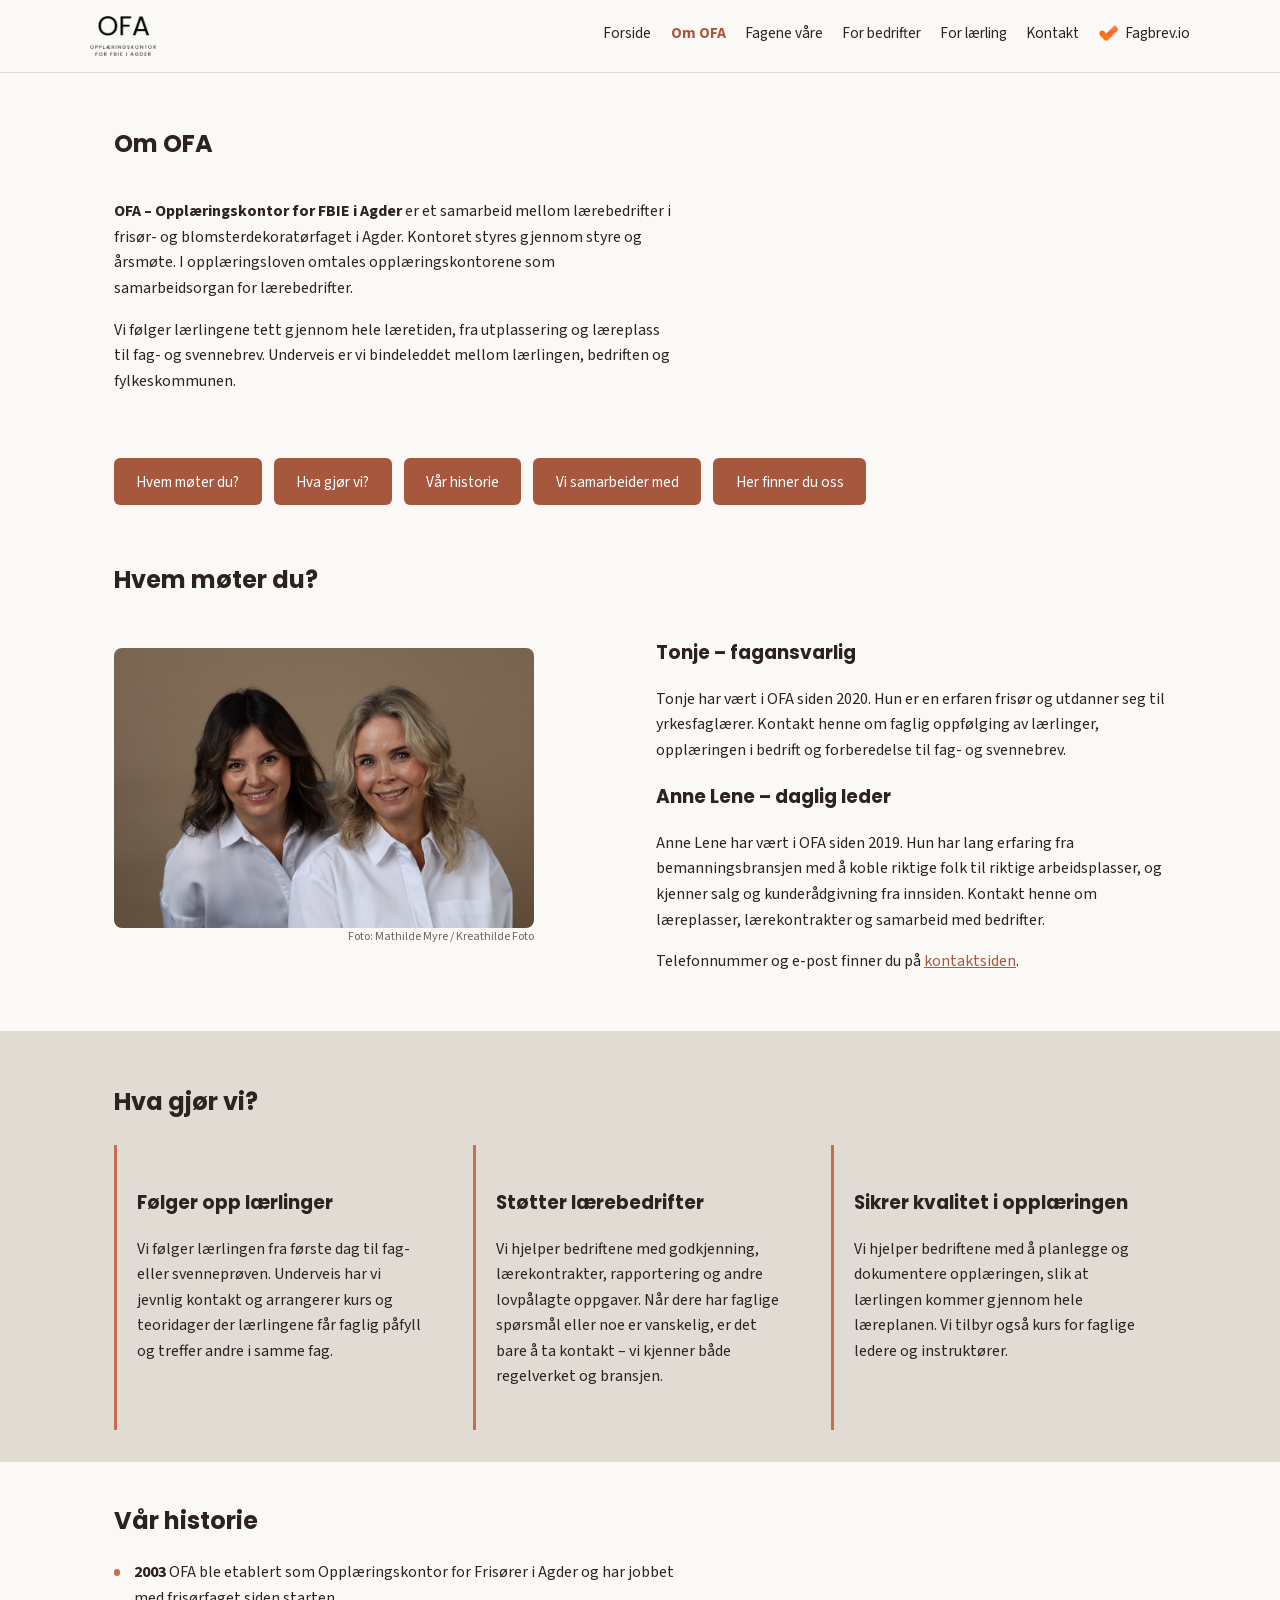
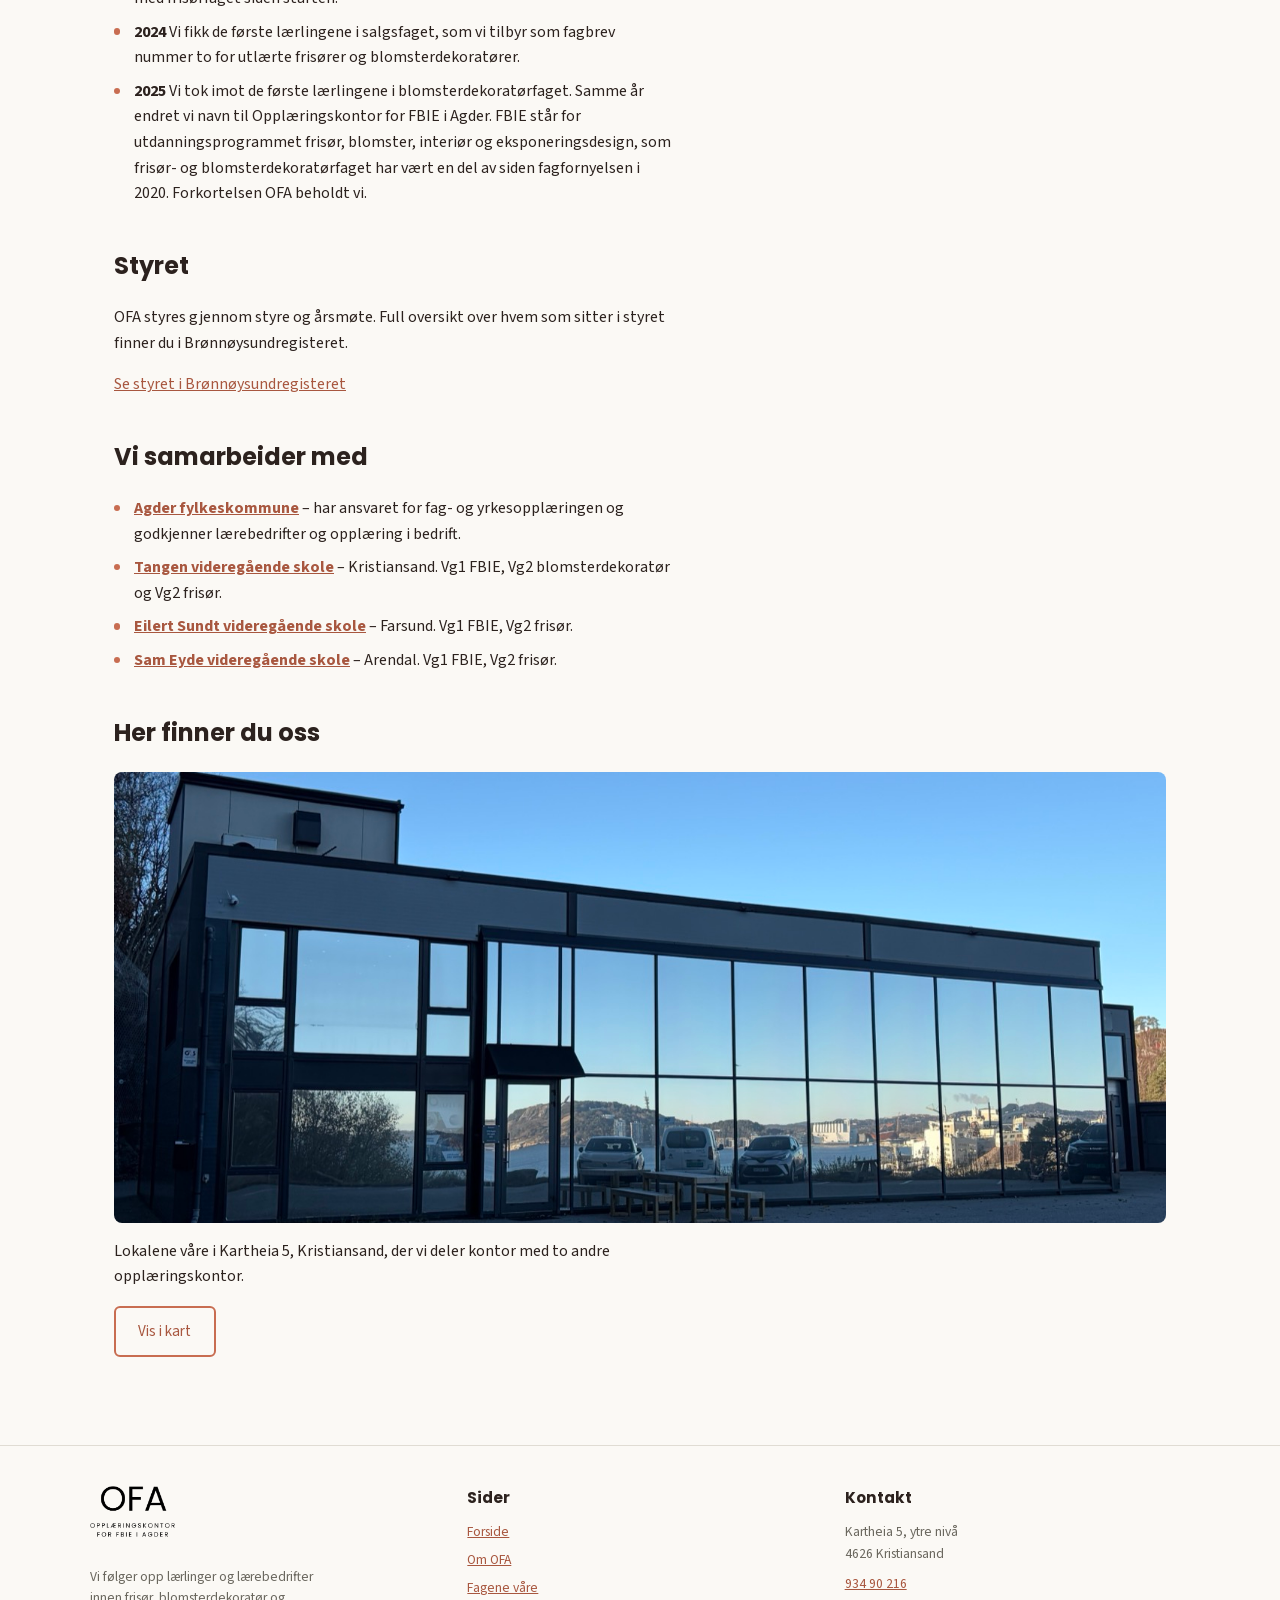
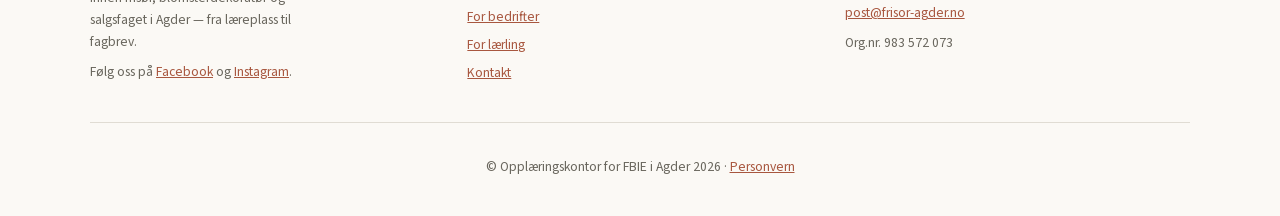
<file: om-ofa.html>
<!DOCTYPE html>
<html lang="no">
<head>
  <meta charset="UTF-8">
  <meta name="viewport" content="width=device-width, initial-scale=1.0">
  <meta name="robots" content="noindex, nofollow">
  <title>Om OFA – Opplæringskontor for FBIE i Agder</title>
  <link rel="icon" type="image/png" sizes="32x32" href="images/favicon-32.png">
  <link rel="icon" type="image/png" sizes="16x16" href="images/favicon-16.png">
  <link rel="apple-touch-icon" href="images/apple-touch-icon.png">
  <link rel="stylesheet" href="css/style.css">
</head>
<body>

  <a href="#main-content" class="skip-link">Hopp til hovedinnhold</a>

  <header>
    <div class="header-inner">
      <a href="index.html" class="logo"><img src="images/OFA-logo-sort-1200px-kopi.png" alt="Opplæringskontor for FBIE i Agder (OFA)" class="logo-img"></a>
      <nav>
        <ul>
          <li><a href="index.html">Forside</a></li>
          <li><a href="om-ofa.html" class="active">Om OFA</a></li>
          <li><a href="fagene-vare.html">Fagene våre</a></li>
          <li><a href="for-laerebedrifter.html">For bedrifter</a></li>
          <li><a href="for-laerlinger.html">For lærling</a></li>
          <li><a href="kontakt.html">Kontakt</a></li>
          <li><a href="https://fagbrev.io" target="_blank" rel="noopener" class="header-cta"><img src="images/fagbrev-logo.png" alt="" class="header-cta-icon">Fagbrev.io<span class="visually-hidden"> (åpnes i ny fane)</span></a></li>
        </ul>
      </nav>
    </div>
  </header>

  <main id="main-content">
    <section class="sidetopp">
      <h1>Om OFA</h1>

      <div class="om-topp-grid">
        <div class="om-topp-tekst">
          <p><strong>OFA – Opplæringskontor for FBIE i Agder</strong> er et samarbeid mellom lærebedrifter i frisør- og blomsterdekoratørfaget i Agder. Kontoret styres gjennom styre og årsmøte. I opplæringsloven omtales opplæringskontorene som samarbeidsorgan for lærebedrifter.</p>
          <p>Vi følger lærlingene tett gjennom hele læretiden, fra utplassering og læreplass til fag- og svennebrev. Underveis er vi bindeleddet mellom lærlingen, bedriften og fylkeskommunen.</p>
        </div>
        <p class="snarveier">
          <a href="#hvem-moter-du" class="btn">Hvem møter du?</a>
          <a href="#hva-gjor-vi" class="btn">Hva gjør vi?</a>
          <a href="#var-historie" class="btn">Vår historie</a>
          <a href="#vi-samarbeider-med" class="btn">Vi samarbeider med</a>
          <a href="#her-finner-du-oss" class="btn">Her finner du oss</a>
        </p>
      </div>
    </section>

    <section id="hvem-moter-du">
      <h2>Hvem møter du?</h2>
      <div class="bilde-tekst-grid">
        <figure>
          <img src="images/ansatte-gruppe-web.jpg" alt="Anne Lene og Tonje i OFA" class="about-photo">
          <figcaption class="photo-credit">Foto: Mathilde Myre / Kreathilde Foto</figcaption>
        </figure>
        <div>
          <h3>Tonje – fagansvarlig</h3>
          <p>Tonje har vært i OFA siden 2020. Hun er en erfaren frisør og utdanner seg til yrkesfaglærer. Kontakt henne om faglig oppfølging av lærlinger, opplæringen i bedrift og forberedelse til fag- og svennebrev.</p>

          <h3>Anne Lene – daglig leder</h3>
          <p>Anne Lene har vært i OFA siden 2019. Hun har lang erfaring fra bemanningsbransjen med å koble riktige folk til riktige arbeidsplasser, og kjenner salg og kunderådgivning fra innsiden. Kontakt henne om læreplasser, lærekontrakter og samarbeid med bedrifter.</p>

          <p>Telefonnummer og e-post finner du på <a href="kontakt.html">kontaktsiden</a>.</p>
        </div>
      </div>
    </section>

    <section id="hva-gjor-vi" class="fremhevet-bakgrunn">
      <div class="fremhevet-innhold">
        <h2>Hva gjør vi?</h2>
        <div class="card-grid">
          <div class="card">
            <h3>Følger opp lærlinger</h3>
            <p>Vi følger lærlingen fra første dag til fag- eller svenneprøven. Underveis har vi jevnlig kontakt og arrangerer kurs og teoridager der lærlingene får faglig påfyll og treffer andre i samme fag.</p>
          </div>
          <div class="card">
            <h3>Støtter lærebedrifter</h3>
            <p>Vi hjelper bedriftene med godkjenning, lærekontrakter, rapportering og andre lovpålagte oppgaver. Når dere har faglige spørsmål eller noe er vanskelig, er det bare å ta kontakt – vi kjenner både regelverket og bransjen.</p>
          </div>
          <div class="card">
            <h3>Sikrer kvalitet i opplæringen</h3>
            <p>Vi hjelper bedriftene med å planlegge og dokumentere opplæringen, slik at lærlingen kommer gjennom hele læreplanen. Vi tilbyr også kurs for faglige ledere og instruktører.</p>
          </div>
        </div>
      </div>
    </section>

    <section id="var-historie">
      <h2>Vår historie</h2>
      <ul role="list">
        <li><strong>2003</strong> OFA ble etablert som Opplæringskontor for Frisører i Agder og har jobbet med frisørfaget siden starten.</li>
        <li><strong>2024</strong> Vi fikk de første lærlingene i salgsfaget, som vi tilbyr som fagbrev nummer to for utlærte frisører og blomsterdekoratører.</li>
        <li><strong>2025</strong> Vi tok imot de første lærlingene i blomsterdekoratørfaget. Samme år endret vi navn til Opplæringskontor for FBIE i Agder. FBIE står for utdanningsprogrammet frisør, blomster, interiør og eksponeringsdesign, som frisør- og blomsterdekoratørfaget har vært en del av siden fagfornyelsen i 2020. Forkortelsen OFA beholdt vi.</li>
      </ul>
    </section>

    <section id="styret">
      <h2>Styret</h2>
      <p>OFA styres gjennom styre og årsmøte. Full oversikt over hvem som sitter i styret finner du i Brønnøysundregisteret.</p>
      <p><a href="https://virksomhet.brreg.no/nb/oppslag/enheter/983572073" target="_blank" rel="noopener noreferrer">Se styret i Brønnøysundregisteret<span class="visually-hidden"> (åpnes i ny fane)</span></a></p>
    </section>

    <section id="vi-samarbeider-med">
      <h2>Vi samarbeider med</h2>
      <ul role="list">
        <li><strong><a href="https://agderfk.no/" target="_blank" rel="noopener">Agder fylkeskommune<span class="visually-hidden"> (åpnes i ny fane)</span></a></strong> – har ansvaret for fag- og yrkesopplæringen og godkjenner lærebedrifter og opplæring i bedrift.</li>
        <li><strong><a href="https://tangen.vgs.no/" target="_blank" rel="noopener">Tangen videregående skole<span class="visually-hidden"> (åpnes i ny fane)</span></a></strong> – Kristiansand. Vg1 FBIE, Vg2 blomsterdekoratør og Vg2 frisør.</li>
        <li><strong><a href="https://eilertsundt.vgs.no/" target="_blank" rel="noopener">Eilert Sundt videregående skole<span class="visually-hidden"> (åpnes i ny fane)</span></a></strong> – Farsund. Vg1 FBIE, Vg2 frisør.</li>
        <li><strong><a href="https://sameyde.vgs.no/" target="_blank" rel="noopener">Sam Eyde videregående skole<span class="visually-hidden"> (åpnes i ny fane)</span></a></strong> – Arendal. Vg1 FBIE, Vg2 frisør.</li>
      </ul>
    </section>

    <section id="her-finner-du-oss">
      <h2>Her finner du oss</h2>
      <img src="images/ofa-lokaler-web.jpg" alt="OFAs lokaler i Kartheia 5, Kristiansand" class="lokaler-foto">
      <p>Lokalene våre i Kartheia 5, Kristiansand, der vi deler kontor med to andre opplæringskontor.</p>
      <p class="kart-knapp"><a href="https://maps.app.goo.gl/staS16ML71W7VGM26" target="_blank" rel="noopener noreferrer" class="btn-ghost">Vis i kart<span class="visually-hidden"> (åpnes i ny fane)</span></a></p>
    </section>
  </main>

  <footer>
    <div class="footer-inner">
      <div class="footer-col">
        <h2><img src="images/OFA-logo-sort-1200px-kopi.png" alt="Opplæringskontor for FBIE i Agder" class="footer-logo"></h2>
        <p class="footer-tagline">Vi følger opp lærlinger og lærebedrifter innen frisør, blomsterdekoratør og salgsfaget i Agder — fra læreplass til fagbrev.</p>
        <p>Følg oss på <a href="https://www.facebook.com/frisoragder" target="_blank" rel="noopener noreferrer">Facebook<span class="visually-hidden"> (åpnes i ny fane)</span></a> og <a href="https://www.instagram.com/ofagder/" target="_blank" rel="noopener noreferrer">Instagram<span class="visually-hidden"> (åpnes i ny fane)</span></a>.</p>
      </div>
      <div class="footer-col">
        <h2>Sider</h2>
        <ul>
          <li><a href="index.html">Forside</a></li>
          <li><a href="om-ofa.html">Om OFA</a></li>
          <li><a href="fagene-vare.html">Fagene våre</a></li>
          <li><a href="for-laerebedrifter.html">For bedrifter</a></li>
          <li><a href="for-laerlinger.html">For lærling</a></li>
          <li><a href="kontakt.html">Kontakt</a></li>
        </ul>
      </div>
      <div class="footer-col">
        <h2>Kontakt</h2>
        <p>Kartheia 5, ytre nivå<br>4626 Kristiansand</p>
        <p><a href="tel:+4793490216">934 90 216</a></p>
        <p><a href="mailto:post@frisor-agder.no">post@frisor-agder.no</a></p>
        <p>Org.nr. 983 572 073</p>
      </div>
    </div>
    <div class="footer-bottom">
      <p>&copy; Opplæringskontor for FBIE i Agder 2026 &middot; <a href="personvern.html">Personvern</a></p>
    </div>
  </footer>

</body>
</html>
</file>
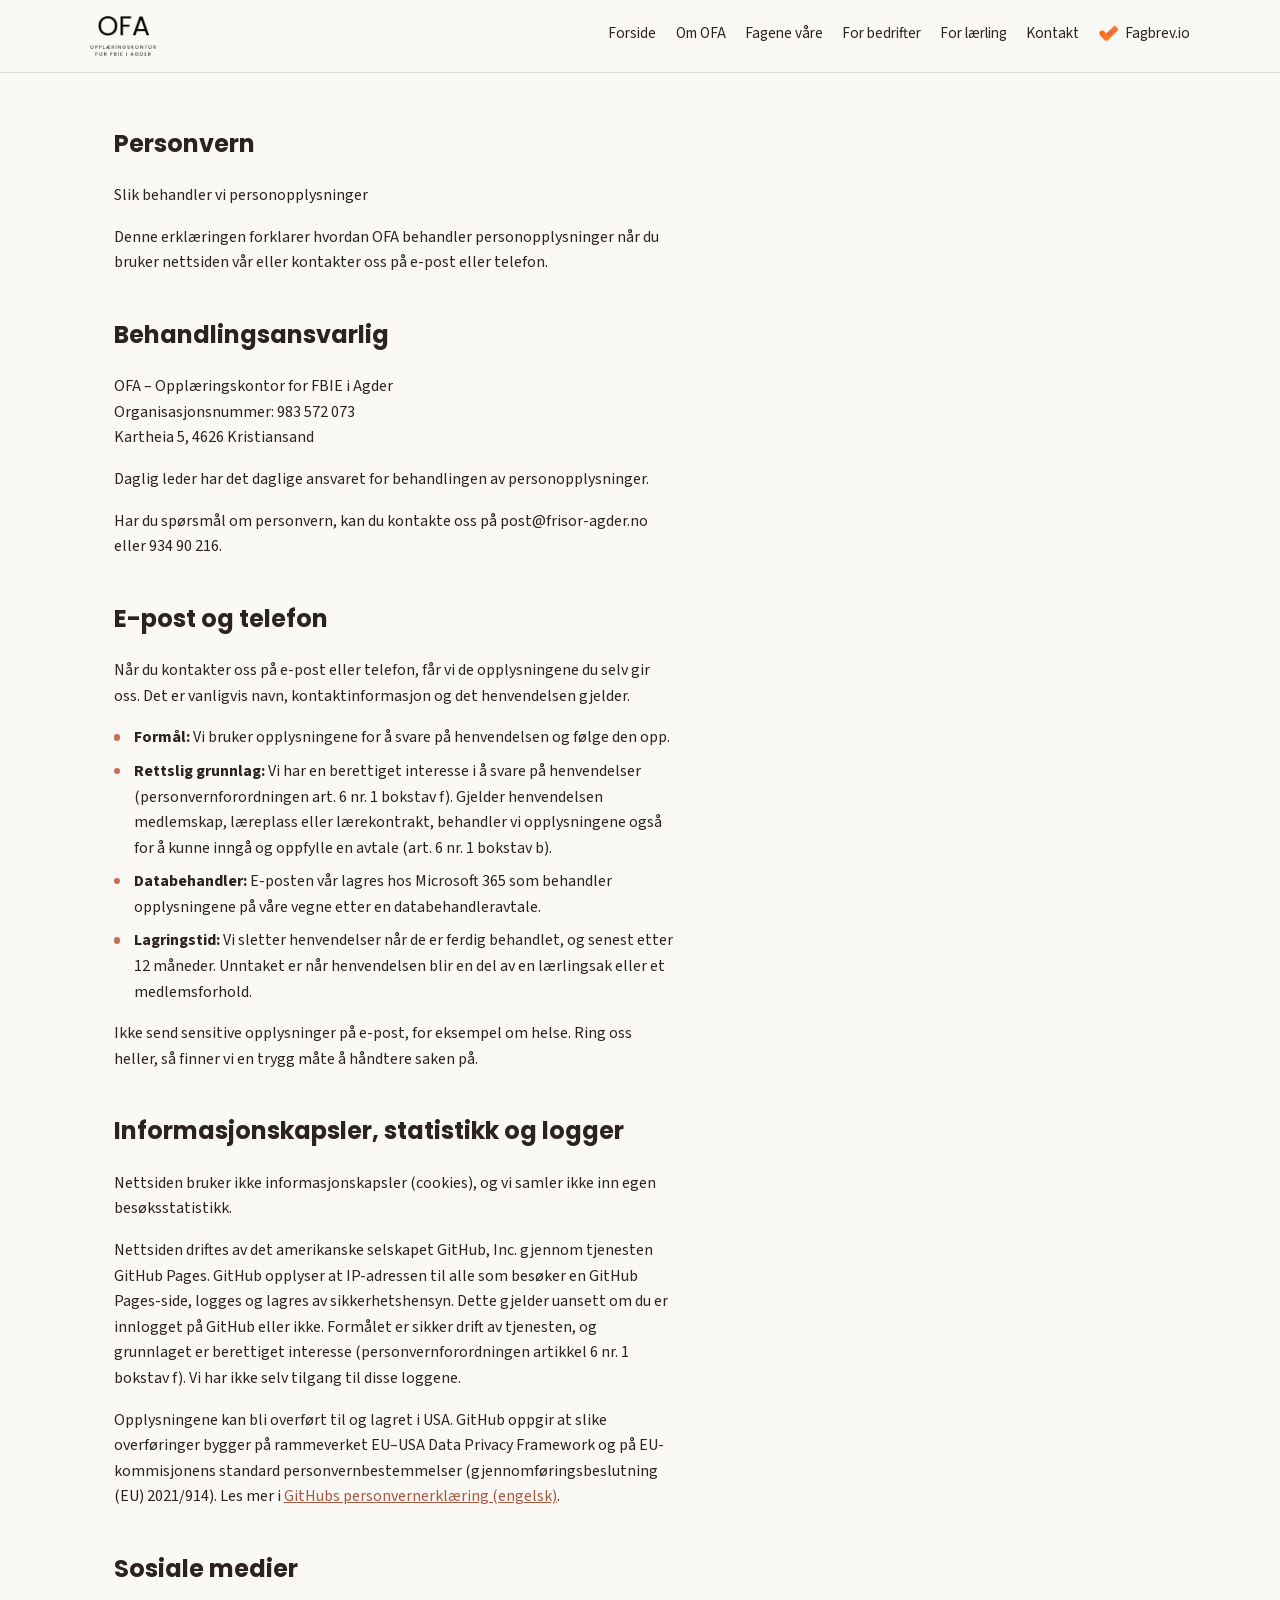
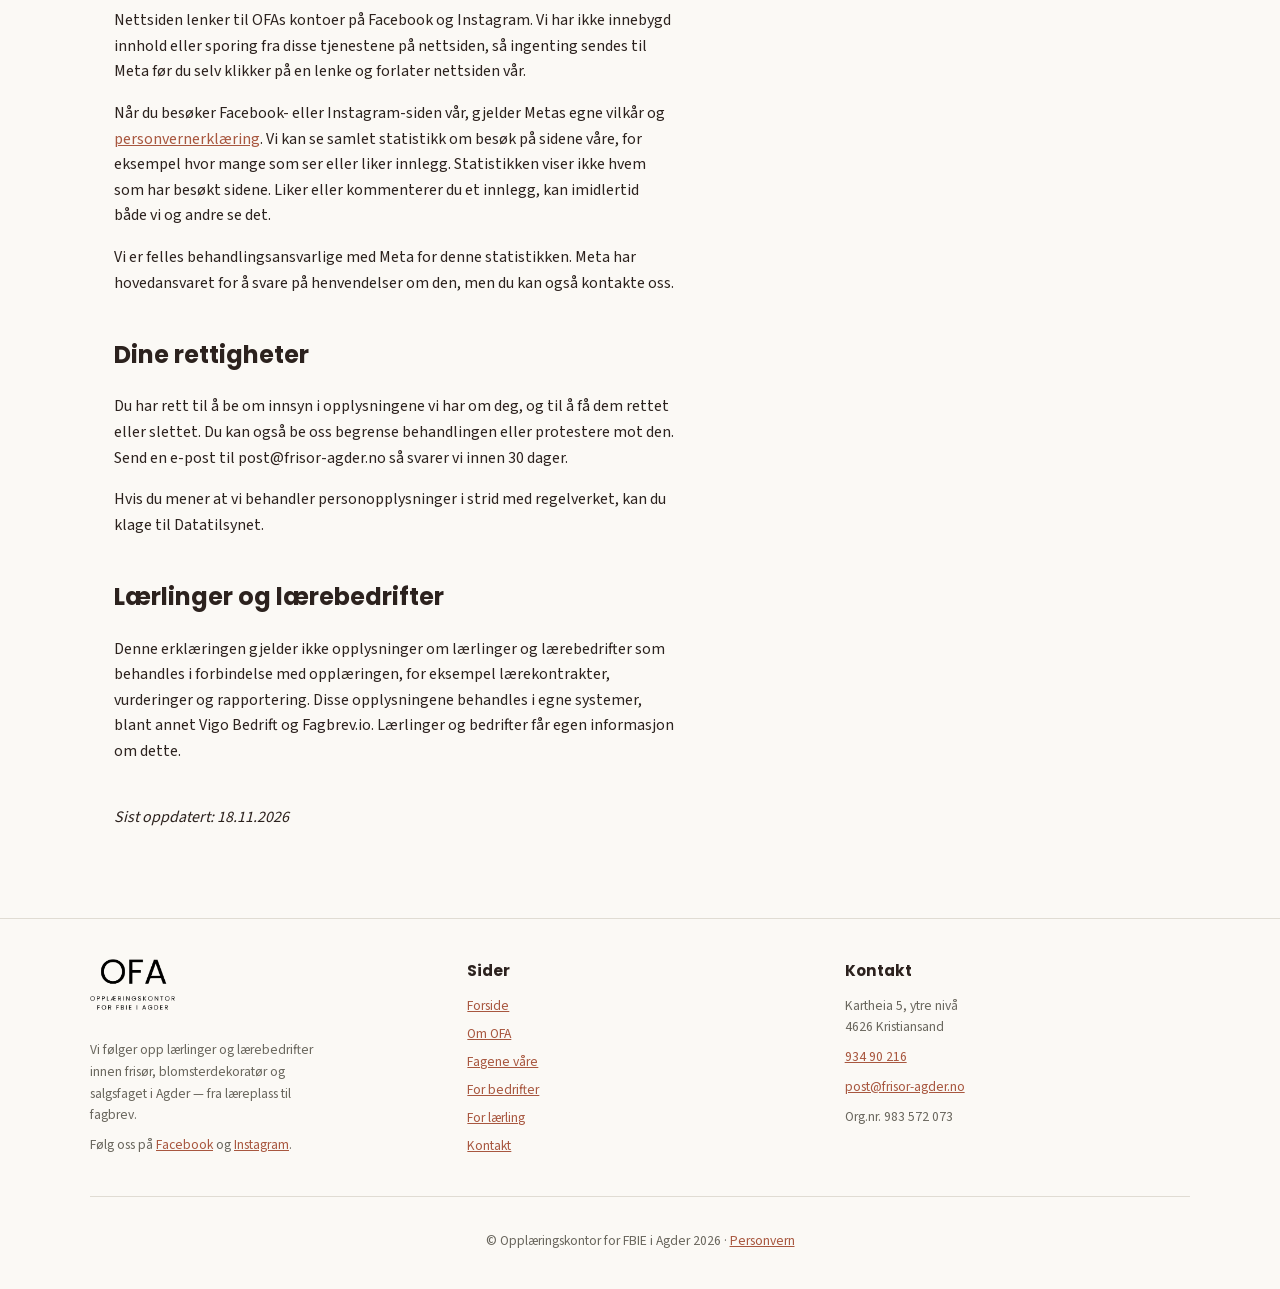
<file: personvern.html>
<!DOCTYPE html>
<html lang="no">
<head>
  <meta charset="UTF-8">
  <meta name="viewport" content="width=device-width, initial-scale=1.0">
  <meta name="robots" content="noindex, nofollow">
  <title>Personvern – Opplæringskontor for FBIE i Agder</title>
  <link rel="icon" type="image/png" sizes="32x32" href="images/favicon-32.png">
  <link rel="icon" type="image/png" sizes="16x16" href="images/favicon-16.png">
  <link rel="apple-touch-icon" href="images/apple-touch-icon.png">
  <link rel="stylesheet" href="css/style.css">
</head>
<body>

  <a href="#main-content" class="skip-link">Hopp til hovedinnhold</a>

  <header>
    <div class="header-inner">
      <a href="index.html" class="logo"><img src="images/OFA-logo-sort-1200px-kopi.png" alt="Opplæringskontor for FBIE i Agder (OFA)" class="logo-img"></a>
      <nav>
        <ul>
          <li><a href="index.html">Forside</a></li>
          <li><a href="om-ofa.html">Om OFA</a></li>
          <li><a href="fagene-vare.html">Fagene våre</a></li>
          <li><a href="for-laerebedrifter.html">For bedrifter</a></li>
          <li><a href="for-laerlinger.html">For lærling</a></li>
          <li><a href="kontakt.html">Kontakt</a></li>
          <li><a href="https://fagbrev.io" target="_blank" rel="noopener" class="header-cta"><img src="images/fagbrev-logo.png" alt="" class="header-cta-icon">Fagbrev.io<span class="visually-hidden"> (åpnes i ny fane)</span></a></li>
        </ul>
      </nav>
    </div>
  </header>

  <main id="main-content">
    <section class="sidetopp">
      <h1>Personvern</h1>
      <p>Slik behandler vi personopplysninger</p>
      <p>Denne erklæringen forklarer hvordan OFA behandler personopplysninger når du bruker nettsiden vår eller kontakter oss på e-post eller telefon.</p>
    </section>

    <section>
      <h2>Behandlingsansvarlig</h2>
      <p>OFA – Opplæringskontor for FBIE i Agder<br>
      Organisasjonsnummer: 983 572 073<br>
      Kartheia 5, 4626 Kristiansand</p>
      <p>Daglig leder har det daglige ansvaret for behandlingen av personopplysninger.</p>
      <p>Har du spørsmål om personvern, kan du kontakte oss på post@frisor-agder.no eller 934 90 216.</p>
    </section>

    <section>
      <h2>E-post og telefon</h2>
      <p>Når du kontakter oss på e-post eller telefon, får vi de opplysningene du selv gir oss. Det er vanligvis navn, kontaktinformasjon og det henvendelsen gjelder.</p>
      <ul role="list">
        <li><strong>Formål:</strong> Vi bruker opplysningene for å svare på henvendelsen og følge den opp.</li>
        <li><strong>Rettslig grunnlag:</strong> Vi har en berettiget interesse i å svare på henvendelser (personvernforordningen art. 6 nr. 1 bokstav f). Gjelder henvendelsen medlemskap, læreplass eller lærekontrakt, behandler vi opplysningene også for å kunne inngå og oppfylle en avtale (art. 6 nr. 1 bokstav b).</li>
        <li><strong>Databehandler:</strong> E-posten vår lagres hos Microsoft 365 som behandler opplysningene på våre vegne etter en databehandleravtale.</li>
        <li><strong>Lagringstid:</strong> Vi sletter henvendelser når de er ferdig behandlet, og senest etter 12 måneder. Unntaket er når henvendelsen blir en del av en lærlingsak eller et medlemsforhold.</li>
      </ul>
      <p>Ikke send sensitive opplysninger på e-post, for eksempel om helse. Ring oss heller, så finner vi en trygg måte å håndtere saken på.</p>
    </section>

    <section>
      <h2>Informasjonskapsler, statistikk og logger</h2>
      <p>Nettsiden bruker ikke informasjonskapsler (cookies), og vi samler ikke inn egen besøksstatistikk.</p>
      <p>Nettsiden driftes av det amerikanske selskapet GitHub, Inc. gjennom tjenesten GitHub Pages. GitHub opplyser at IP-adressen til alle som besøker en GitHub Pages-side, logges og lagres av sikkerhetshensyn. Dette gjelder uansett om du er innlogget på GitHub eller ikke. Formålet er sikker drift av tjenesten, og grunnlaget er berettiget interesse (personvernforordningen artikkel 6 nr. 1 bokstav f). Vi har ikke selv tilgang til disse loggene.</p>
      <p>Opplysningene kan bli overført til og lagret i USA. GitHub oppgir at slike overføringer bygger på rammeverket EU–USA Data Privacy Framework og på EU-kommisjonens standard personvernbestemmelser (gjennomføringsbeslutning (EU) 2021/914). Les mer i <a href="https://docs.github.com/en/site-policy/privacy-policies/github-general-privacy-statement" target="_blank" rel="noopener">GitHubs personvernerklæring (engelsk)<span class="visually-hidden"> (åpnes i ny fane)</span></a>.</p>
    </section>

    <section>
      <h2>Sosiale medier</h2>
      <p>Nettsiden lenker til OFAs kontoer på Facebook og Instagram. Vi har ikke innebygd innhold eller sporing fra disse tjenestene på nettsiden, så ingenting sendes til Meta før du selv klikker på en lenke og forlater nettsiden vår.</p>
      <p>Når du besøker Facebook- eller Instagram-siden vår, gjelder Metas egne vilkår og <a href="https://www.facebook.com/privacy/policy/" target="_blank" rel="noopener">personvernerklæring<span class="visually-hidden"> (åpnes i ny fane)</span></a>. Vi kan se samlet statistikk om besøk på sidene våre, for eksempel hvor mange som ser eller liker innlegg. Statistikken viser ikke hvem som har besøkt sidene. Liker eller kommenterer du et innlegg, kan imidlertid både vi og andre se det.</p>
      <p>Vi er felles behandlingsansvarlige med Meta for denne statistikken. Meta har hovedansvaret for å svare på henvendelser om den, men du kan også kontakte oss.</p>
    </section>

    <section>
      <h2>Dine rettigheter</h2>
      <p>Du har rett til å be om innsyn i opplysningene vi har om deg, og til å få dem rettet eller slettet. Du kan også be oss begrense behandlingen eller protestere mot den. Send en e-post til post@frisor-agder.no så svarer vi innen 30 dager.</p>
      <p>Hvis du mener at vi behandler personopplysninger i strid med regelverket, kan du klage til Datatilsynet.</p>
    </section>

    <section>
      <h2>Lærlinger og lærebedrifter</h2>
      <p>Denne erklæringen gjelder ikke opplysninger om lærlinger og lærebedrifter som behandles i forbindelse med opplæringen, for eksempel lærekontrakter, vurderinger og rapportering. Disse opplysningene behandles i egne systemer, blant annet Vigo Bedrift og Fagbrev.io. Lærlinger og bedrifter får egen informasjon om dette.</p>
    </section>

    <section>
      <p><em>Sist oppdatert: 18.11.2026</em></p>
    </section>
  </main>

  <footer>
    <div class="footer-inner">
      <div class="footer-col">
        <h2><img src="images/OFA-logo-sort-1200px-kopi.png" alt="Opplæringskontor for FBIE i Agder" class="footer-logo"></h2>
        <p class="footer-tagline">Vi følger opp lærlinger og lærebedrifter innen frisør, blomsterdekoratør og salgsfaget i Agder — fra læreplass til fagbrev.</p>
        <p>Følg oss på <a href="https://www.facebook.com/frisoragder" target="_blank" rel="noopener noreferrer">Facebook<span class="visually-hidden"> (åpnes i ny fane)</span></a> og <a href="https://www.instagram.com/ofagder/" target="_blank" rel="noopener noreferrer">Instagram<span class="visually-hidden"> (åpnes i ny fane)</span></a>.</p>
      </div>
      <div class="footer-col">
        <h2>Sider</h2>
        <ul>
          <li><a href="index.html">Forside</a></li>
          <li><a href="om-ofa.html">Om OFA</a></li>
          <li><a href="fagene-vare.html">Fagene våre</a></li>
          <li><a href="for-laerebedrifter.html">For bedrifter</a></li>
          <li><a href="for-laerlinger.html">For lærling</a></li>
          <li><a href="kontakt.html">Kontakt</a></li>
        </ul>
      </div>
      <div class="footer-col">
        <h2>Kontakt</h2>
        <p>Kartheia 5, ytre nivå<br>4626 Kristiansand</p>
        <p><a href="tel:+4793490216">934 90 216</a></p>
        <p><a href="mailto:post@frisor-agder.no">post@frisor-agder.no</a></p>
        <p>Org.nr. 983 572 073</p>
      </div>
    </div>
    <div class="footer-bottom">
      <p>&copy; Opplæringskontor for FBIE i Agder 2026 &middot; <a href="personvern.html">Personvern</a></p>
    </div>
  </footer>

</body>
</html>
</file>
<file: css/style.css>
/* OFA nettside - grunnstil (utkast, farger kan endres) */

@font-face {
  font-family: "Source Sans 3";
  font-style: normal;
  font-weight: 400 700;
  font-display: swap;
  src: url("../fonts/source-sans-3-variable.woff2") format("woff2");
}

@font-face {
  font-family: "Poppins";
  font-style: normal;
  font-weight: 600;
  font-display: swap;
  src: url("../fonts/poppins-600.woff2") format("woff2");
}

@font-face {
  font-family: "Poppins";
  font-style: normal;
  font-weight: 700;
  font-display: swap;
  src: url("../fonts/poppins-700.woff2") format("woff2");
}

:root {
  --bg: #FBF9F5;
  --text: #2C221E;
  --accent: #C86D51;
  --accent-dark: #a8573f;
  --muted-text: #6a675e;
  --max-width: 1100px;
}

* {
  box-sizing: border-box;
}

body {
  margin: 0;
  font-family: "Source Sans 3", Arial, sans-serif;
  background-color: var(--bg);
  color: var(--text);
  line-height: 1.6;
}

h1, h2, h3 {
  font-family: "Poppins", Arial, sans-serif;
  color: var(--text);
}

a {
  color: var(--accent-dark);
}

.visually-hidden {
  position: absolute;
  width: 1px;
  height: 1px;
  padding: 0;
  margin: -1px;
  overflow: hidden;
  clip: rect(0, 0, 0, 0);
  white-space: nowrap;
  border: 0;
}

.skip-link {
  position: absolute;
  left: -9999px;
  top: 0;
  background-color: var(--bg);
  color: var(--text);
  padding: 0.75rem 1.25rem;
  z-index: 100;
}

.skip-link:focus {
  left: 0.5rem;
  top: 0.5rem;
}

header {
  background-color: var(--bg);
  border-bottom: 1px solid #e0dcd3;
  padding: 1rem 1.5rem;
}

.header-inner {
  max-width: var(--max-width);
  margin: 0 auto;
  display: flex;
  justify-content: space-between;
  align-items: center;
  flex-wrap: wrap;
  gap: 1rem;
}

.logo {
  display: block;
  text-decoration: none;
}

.logo-img {
  display: block;
  height: 2.5rem;
  width: auto;
}

nav ul {
  list-style: none;
  display: flex;
  flex-wrap: wrap;
  gap: 1.2rem;
  margin: 0;
  padding: 0;
}

nav a {
  text-decoration: none;
  color: var(--text);
  font-size: 0.95rem;
}

nav a:hover,
nav a.active {
  color: var(--accent-dark);
  font-weight: bold;
}

.header-cta {
  display: inline-flex;
  align-items: center;
  gap: 0.4rem;
}

.header-cta-icon {
  width: 20px;
  height: 20px;
  border-radius: 50%;
}

main {
  max-width: var(--max-width);
  margin: 0 auto;
  padding: 2rem 1.5rem 3rem;
}

.hero {
  text-align: center;
  padding: 3rem 1rem;
}

.hero h1 {
  margin: 0 0 0.5rem;
}

.hero-logo {
  display: block;
  width: min(480px, 85vw);
  height: auto;
  margin: 0 auto 3.5rem;
}

.hero-cta {
  text-align: center;
  margin-top: 2.5rem;
}

.hero p {
  font-size: 1.1rem;
  max-width: 600px;
  margin: 0 auto 1.5rem;
}

.about-photo {
  max-width: 420px;
  width: 100%;
  border-radius: 8px;
  display: block;
  margin-bottom: 0.4rem;
}

.contact-card {
  text-align: center;
}

.contact-photo {
  width: 160px;
  height: 160px;
  object-fit: cover;
  object-position: center 12%;
  border-radius: 50%;
  margin-bottom: 0.4rem;
}

.photo-credit {
  font-size: 0.75rem;
  color: var(--muted-text);
  margin-top: -0.5rem;
  margin-bottom: 1rem;
}

.about-photo + .photo-credit {
  max-width: 420px;
  text-align: right;
}

.lokaler-foto {
  width: 100%;
  max-width: 100%;
  aspect-ratio: 21 / 9;
  object-fit: cover;
  object-position: center 58%;
  border-radius: 8px;
  display: block;
  margin-top: 0;
  margin-bottom: 1rem;
}

.btn-ghost {
  display: inline-block;
  background-color: transparent;
  color: var(--accent-dark);
  border: 2px solid var(--accent);
  padding: 0.7rem 1.4rem;
  border-radius: 6px;
  text-decoration: none;
  font-size: 0.95rem;
}

.btn-ghost:hover {
  background-color: var(--accent-dark);
  color: #fff;
}

.kart-knapp {
  margin-top: 0;
  margin-bottom: 2.5rem;
}

@media (max-width: 700px) {
  .lokaler-foto {
    aspect-ratio: 16 / 9;
  }
}

.om-topp-grid {
  display: grid;
  grid-template-columns: 1fr;
  grid-template-areas:
    "tekst"
    "knapper";
  row-gap: 1.5rem;
  align-items: start;
}

.om-topp-tekst {
  grid-area: tekst;
}

.om-topp-grid .snarveier {
  grid-area: knapper;
  margin-top: 0;
}

@media (min-width: 700px) {
  .om-topp-grid .snarveier {
    margin-top: 1.5rem;
  }
}

.bilde-tekst-grid {
  display: grid;
  grid-template-columns: 1fr;
  gap: 1.5rem;
}

@media (min-width: 700px) {
  .bilde-tekst-grid {
    grid-template-columns: 1fr 1fr;
    align-items: center;
    column-gap: 2rem;
  }
}

.hero-image-placeholder {
  background-color: #e8e3d8;
  color: var(--text);
  height: 320px;
  display: flex;
  align-items: center;
  justify-content: center;
  border-radius: 8px;
  margin-bottom: 2rem;
  font-size: 0.95rem;
  text-align: center;
}

.fagbilde-grid {
  display: grid;
  grid-template-columns: 1fr;
  gap: 1.5rem;
  align-items: start;
}

@media (min-width: 700px) {
  .fagbilde-grid {
    grid-template-columns: 1fr 280px;
    column-gap: 2rem;
  }
}

.fagbilde-placeholder,
.fagbilde {
  height: auto;
  aspect-ratio: 4 / 5;
  margin-bottom: 0;
  width: 100%;
}

.fagbilde {
  display: block;
  object-fit: cover;
  border-radius: 8px;
}

.btn {
  display: inline-block;
  background-color: var(--accent-dark);
  color: #fff;
  padding: 0.7rem 1.4rem;
  border-radius: 6px;
  text-decoration: none;
  font-size: 0.95rem;
}

.btn:hover {
  background-color: var(--text);
}

section {
  margin-bottom: 2.5rem;
}

main p,
main ul {
  max-width: 70ch;
}

main figure {
  margin: 0;
}

.snarveier,
.card p,
.kontaktboks p,
.tidslinje p,
.stegmodell-steg p,
.stegmodell-kategori,
.photo-credit,
.hero-cta {
  max-width: none;
}

.sidetopp {
  /* Reservert for felles avstands-/skriftstørrelsesskala, se BYGGEPLAN.md punkt 5 i rekkefølgen. */
}

.fag-section {
  border-bottom: 1px solid #e0dcd3;
  padding-bottom: 2rem;
}

.fag-section:last-of-type {
  border-bottom: none;
}

.snarveier {
  display: flex;
  flex-wrap: wrap;
  gap: 0.75rem;
  margin-top: 1.5rem;
}

.tidslinje {
  list-style: none;
  counter-reset: tidslinje-steg;
  margin: 1.5rem 0;
  padding: 0;
  display: grid;
  gap: 2rem;
}

.tidslinje > li {
  position: relative;
  padding-left: 2.75rem;
  min-height: 2.2rem;
}

.tidslinje > li::before {
  counter-increment: tidslinje-steg;
  content: counter(tidslinje-steg);
  position: absolute;
  left: 0;
  top: 0;
  width: 2.2rem;
  height: 2.2rem;
  border-radius: 50%;
  background-color: var(--accent-dark);
  color: #fff;
  font-family: "Poppins", Arial, sans-serif;
  font-weight: bold;
  font-size: 1.25rem;
  display: flex;
  align-items: center;
  justify-content: center;
}

.tidslinje-steg {
  display: block;
  font-weight: bold;
  margin-bottom: 0.2rem;
}

.tidslinje p {
  margin: 0;
}

.stegmodell {
  margin: 1.5rem 0;
}

.stegmodell-kategorier {
  display: grid;
  grid-template-columns: repeat(4, 1fr);
  gap: 1.5rem;
  margin: 0 0 0.5rem;
}

.stegmodell-kategori {
  margin: 0;
  text-align: center;
  font-family: "Poppins", Arial, sans-serif;
  font-weight: bold;
  color: var(--muted-text);
}

.stegmodell-kategori--skole {
  grid-column: span 2;
}

.stegmodell-liste {
  list-style: none;
  margin: 0;
  padding: 0;
  display: grid;
  grid-template-columns: repeat(4, 1fr);
  gap: 1.5rem;
}

.stegmodell-steg {
  position: relative;
  border-top: 3px solid var(--accent);
  padding: 1rem 1.25rem;
}

.stegmodell-steg--mal {
  background-color: #e0dcd3;
}

.stegmodell-steg--mal .stegmodell-etikett {
  color: var(--text);
}

.stegmodell-etikett {
  display: block;
  font-size: 0.85rem;
  color: var(--muted-text);
  margin-bottom: 0.25rem;
}

.stegmodell-tittel {
  font-family: "Poppins", Arial, sans-serif;
  font-weight: bold;
  margin: 0 0 0.4rem;
}

.stegmodell-steg p:last-child {
  margin: 0;
}

.stegmodell-steg:not(:last-child)::after {
  content: "";
  position: absolute;
  top: 50%;
  right: -1.5rem;
  width: 0;
  height: 0;
  border-top: 7px solid transparent;
  border-bottom: 7px solid transparent;
  border-left: 10px solid var(--accent);
  transform: translateY(-50%);
}

@media (max-width: 700px) {
  .stegmodell-kategorier {
    display: none;
  }

  .stegmodell-liste {
    grid-template-columns: 1fr;
    gap: 2rem;
  }

  .stegmodell-steg:not(:last-child)::after {
    top: auto;
    left: 50%;
    right: auto;
    bottom: -1.5rem;
    border-top: 10px solid var(--accent);
    border-bottom: none;
    border-left: 7px solid transparent;
    border-right: 7px solid transparent;
    transform: translateX(-50%);
  }
}

main ul {
  list-style: none;
  margin: 0.75rem 0;
  padding: 0;
  display: grid;
  gap: 0.5rem;
}

main ul li {
  position: relative;
  padding-left: 1.25rem;
}

main ul li::before {
  content: "";
  position: absolute;
  left: 0;
  top: 0.55em;
  width: 0.4rem;
  height: 0.4rem;
  border-radius: 50%;
  background-color: var(--accent);
}

.kontaktboks {
  border-left: 3px solid var(--accent);
  padding: 1.25rem 1.5rem;
  margin-top: 1.5rem;
  display: grid;
  gap: 0.75rem;
}

.kontaktboks p {
  margin: 0;
}

.card-grid {
  display: grid;
  grid-template-columns: repeat(auto-fit, minmax(250px, 1fr));
  gap: 1.5rem;
  margin-top: 1.5rem;
}

.card {
  background: transparent;
  border: none;
  border-left: 3px solid var(--accent);
  border-radius: 0;
  padding: 1.5rem 1.5rem 1.5rem 1.25rem;
}

.fremhevet-bakgrunn {
  background-color: #e0dcd3;
  width: 100vw;
  position: relative;
  left: 50%;
  transform: translateX(-50%);
  overflow-x: hidden;
}

.fremhevet-innhold {
  max-width: var(--max-width);
  margin: 0 auto;
  padding: 2rem 1.5rem;
}

.fremhevet-innhold a:not(.btn):not(.btn-ghost) {
  color: var(--text);
}

.table-wrap {
  overflow-x: auto;
  margin: 1.5rem 0;
}

table {
  width: 100%;
  border-collapse: collapse;
  min-width: 480px;
}

th, td {
  text-align: left;
  padding: 0.6rem 0.8rem;
  border-bottom: 1px solid #e0dcd3;
}

th {
  font-weight: bold;
}

form {
  max-width: 500px;
  margin-top: 1.5rem;
}

form label {
  display: block;
  margin-bottom: 0.3rem;
  font-weight: bold;
}

form input,
form textarea {
  width: 100%;
  padding: 0.6rem;
  margin-bottom: 1rem;
  border: 1px solid #ccc;
  border-radius: 4px;
  font-family: inherit;
  font-size: 1rem;
}

footer {
  border-top: 1px solid #e0dcd3;
  padding: 2.5rem 1.5rem 1.5rem;
  font-size: 0.85rem;
  color: var(--muted-text);
}

.footer-inner {
  max-width: var(--max-width);
  margin: 0 auto 2rem;
  display: grid;
  grid-template-columns: repeat(auto-fit, minmax(200px, 1fr));
  gap: 2rem;
  text-align: left;
}

.footer-col h2 {
  font-size: 0.95rem;
  margin: 0 0 0.7rem;
}

.footer-logo {
  display: block;
  height: 3.2rem;
  width: auto;
  margin-bottom: 1.8rem;
}

.footer-col p {
  margin: 0 0 0.5rem;
}

.footer-tagline {
  max-width: 240px;
}

.footer-col ul {
  list-style: none;
  margin: 0;
  padding: 0;
  display: grid;
  gap: 0.4rem;
}

.footer-col a {
  color: var(--accent-dark);
  text-decoration: underline;
}

.footer-col a:hover {
  color: var(--text);
}

.footer-bottom {
  max-width: var(--max-width);
  margin: 0 auto;
  border-top: 1px solid #e0dcd3;
  padding-top: 1.2rem;
  text-align: center;
}

.footer-bottom a {
  color: var(--accent-dark);
  text-decoration: underline;
}

.footer-bottom a:hover {
  color: var(--text);
}
</file>
